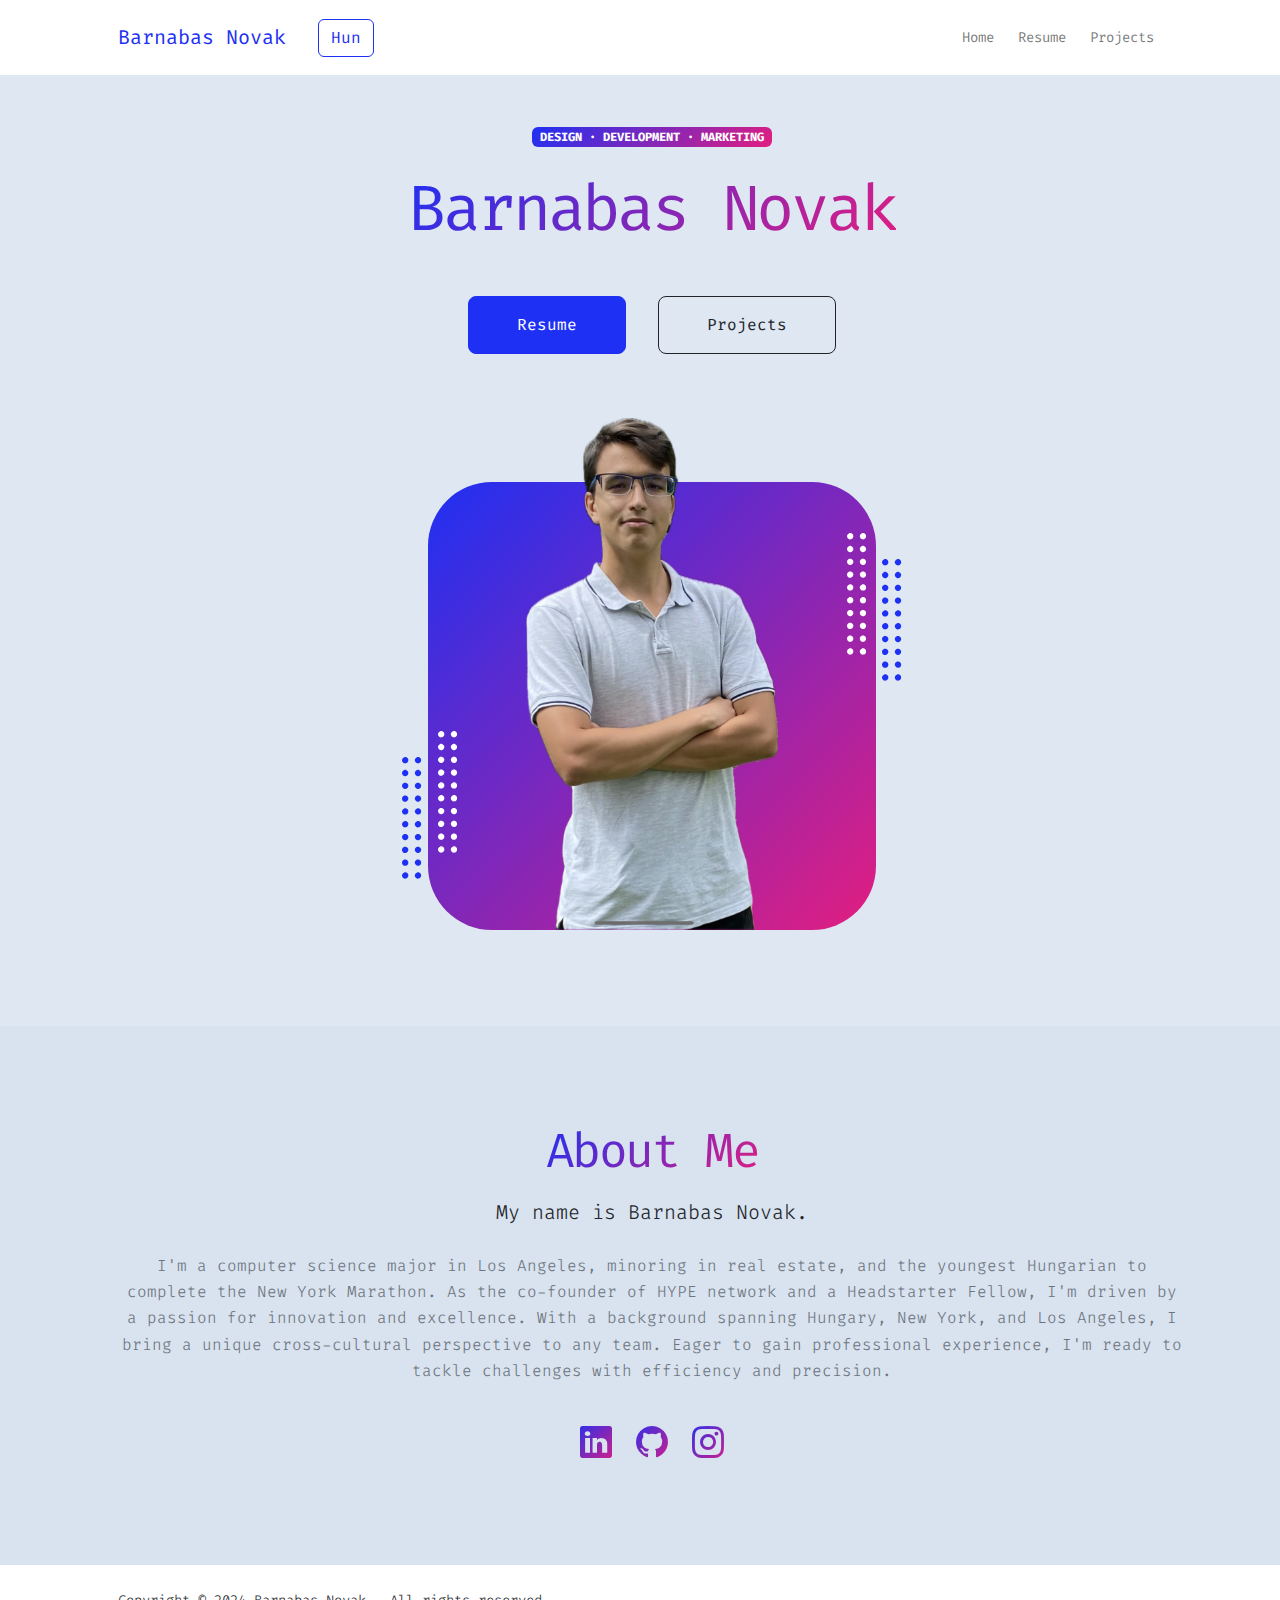
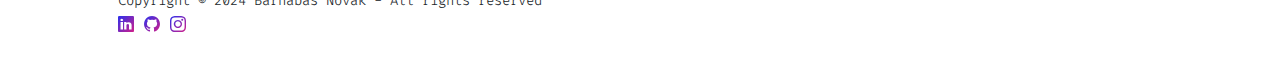
<file: index.html>
<!DOCTYPE html>
<html lang="en">
<head>
    <meta charset="utf-8" />
    <meta name="viewport" content="width=device-width, initial-scale=1, shrink-to-fit=no" />
    <meta name="description" content="Barnabas Novak is a computer science major in Los Angeles, minoring in real estate, 
    and the youngest Hungarian to complete the New York Marathon. He is also the co-founder of HYPE network and a Headstarter Fellow." />
    <meta name="author" content="Barnabas Novak is a computer science major in Los Angeles, minoring in real estate, 
    and the youngest Hungarian to complete the New York Marathon. He is also the co-founder of HYPE network and a Headstarter Fellow." />
    <title>Barnabas Novak</title>
    <!-- Favicon-->
    <link rel="icon" type="assets/BNlogo.jpg" href="assets/BNlogo.jpg" />
    <!-- Custom Google font-->
    <link rel="preconnect" href="https://fonts.googleapis.com" />
    <link rel="preconnect" href="https://fonts.gstatic.com" crossorigin />
    <link rel="stylesheet" href="https://fonts.googleapis.com/css2?family=Fira+Code:wght@400;500;700&display=swap">
    <!-- Bootstrap icons-->
    <link href="https://cdn.jsdelivr.net/npm/bootstrap-icons@1.8.1/font/bootstrap-icons.css" rel="stylesheet" />
    <!-- Core theme CSS (includes Bootstrap)-->
    <link href="css/styles.css" rel="stylesheet" />
    <script async src="https://www.googletagmanager.com/gtag/js?id=G-R13VS95H34"></script>
    <script>
        window.dataLayer = window.dataLayer || [];
        function gtag(){dataLayer.push(arguments);}
        gtag('js', new Date());
        gtag('config', 'G-R13VS95H34');
    </script>
    <style>
    </style>
</head>
<body class="d-flex flex-column h-100" style="background-color: #dfe7f2; font-family: 'Fira Code', monospace;">

    <main class="flex-shrink-0">
        <!-- Navigation-->
        <nav class="navbar navbar-expand-lg navbar-light bg-white py-3">
            <div class="container px-5">
                <a class="navbar-brand" href="index.html"><span class="fw-bolder text-primary">Barnabas Novak</span></a>
                <a class="btn btn-outline-primary ms-3" href="kezdolap.html">Hun</a>
                <button class="navbar-toggler" type="button" data-bs-toggle="collapse" data-bs-target="#navbarSupportedContent" aria-controls="navbarSupportedContent" aria-expanded="false" aria-label="Toggle navigation"><span class="navbar-toggler-icon"></span></button>
                <div class="collapse navbar-collapse" id="navbarSupportedContent">
                    <ul class="navbar-nav ms-auto mb-2 mb-lg-0 small fw-bolder">
                        <li class="nav-item"><a class="nav-link" href="index.html">Home</a></li>
                        <li class="nav-item"><a class="nav-link" href="resume.html">Resume</a></li>
                        <li class="nav-item"><a class="nav-link" href="projects.html">Projects</a></li>
                    </ul>
                </div>
            </div>
        </nav>

            <!-- Header-->
            <header class="py-5">
                <div class="container px-5 pb-5">
                    <div class="row gx-5 align-items-center">
                        <div class="col-xxl-5">
                            <!-- Header text content-->
                            <div class="text-center text-xxl-start">
                                <div class="badge bg-gradient-primary-to-secondary text-white mb-4"><div class="text-uppercase">Design &middot; Development &middot; Marketing</div></div>
                          
                                <h1 class="display-3 fw-bolder mb-5"><span class="text-gradient d-inline">Barnabas Novak</span></h1>
                                <div class="d-grid gap-3 d-sm-flex justify-content-sm-center justify-content-xxl-start mb-3">
                                    <a class="btn btn-primary btn-lg px-5 py-3 me-sm-3 fs-6 fw-bolder" href="resume.html">Resume</a>
                                    <a class="btn btn-outline-dark btn-lg px-5 py-3 fs-6 fw-bolder" href="projects.html">Projects</a>
                                </div>
                            </div>
                        </div>
                        <div class="col-xxl-7">
                            <!-- Header profile picture-->
                            <div class="d-flex justify-content-center mt-5 mt-xxl-0">
                                <div class="profile bg-gradient-primary-to-secondary">

                                    <img class="profile-img" src="assets/prof4.png" alt="Barnabas Novak business man, professional developer, bachelor in computer science and a proud hungarian" />
                                    <div class="dots-1">
                                        <!-- SVG Dots-->
                                        <svg version="1.1" xmlns="http://www.w3.org/2000/svg" xmlns:xlink="http://www.w3.org/1999/xlink" x="0px" y="0px" viewBox="0 0 191.6 1215.4" style="enable-background: new 0 0 191.6 1215.4" xml:space="preserve">
                                            <g transform="translate(0.000000,1280.000000) scale(0.100000,-0.100000)">
                                                <path d="M227.7,12788.6c-105-35-200-141-222-248c-43-206,163-412,369-369c155,32,275,190,260,339c-11,105-90,213-190,262        C383.7,12801.6,289.7,12808.6,227.7,12788.6z"></path>
                                                <path d="M1507.7,12788.6c-151-50-253-216-222-362c25-119,136-230,254-255c194-41,395,142,375,339c-11,105-90,213-190,262        C1663.7,12801.6,1569.7,12808.6,1507.7,12788.6z"></path>
                                                <path d="M227.7,11508.6c-105-35-200-141-222-248c-43-206,163-412,369-369c155,32,275,190,260,339c-11,105-90,213-190,262        C383.7,11521.6,289.7,11528.6,227.7,11508.6z"></path>
                                                <path d="M1507.7,11508.6c-151-50-253-216-222-362c25-119,136-230,254-255c194-41,395,142,375,339c-11,105-90,213-190,262        C1663.7,11521.6,1569.7,11528.6,1507.7,11508.6z"></path>
                                                <path d="M227.7,10228.6c-105-35-200-141-222-248c-43-206,163-412,369-369c155,32,275,190,260,339c-11,105-90,213-190,262        C383.7,10241.6,289.7,10248.6,227.7,10228.6z"></path>
                                                <path d="M1507.7,10228.6c-105-35-200-141-222-248c-43-206,163-412,369-369c155,32,275,190,260,339c-11,105-90,213-190,262        C1663.7,10241.6,1569.7,10248.6,1507.7,10228.6z"></path>
                                                <path d="M227.7,8948.6c-105-35-200-141-222-248c-43-206,163-412,369-369c155,32,275,190,260,339c-11,105-90,213-190,262        C383.7,8961.6,289.7,8968.6,227.7,8948.6z"></path>
                                                <path d="M1507.7,8948.6c-105-35-200-141-222-248c-43-206,163-412,369-369c155,32,275,190,260,339c-11,105-90,213-190,262        C1663.7,8961.6,1569.7,8968.6,1507.7,8948.6z"></path>
                                                <path d="M227.7,7668.6c-105-35-200-141-222-248c-43-206,163-412,369-369c155,32,275,190,260,339c-11,105-90,213-190,262        C383.7,7681.6,289.7,7688.6,227.7,7668.6z"></path>
                                                <path d="M1507.7,7668.6c-105-35-200-141-222-248c-43-206,163-412,369-369c155,32,275,190,260,339c-11,105-90,213-190,262        C1663.7,7681.6,1569.7,7688.6,1507.7,7668.6z"></path>
                                                <path d="M227.7,6388.6c-105-35-200-141-222-248c-43-206,163-412,369-369c155,32,275,190,260,339c-11,105-90,213-190,262        C383.7,6401.6,289.7,6408.6,227.7,6388.6z"></path>
                                                <path d="M1507.7,6388.6c-105-35-200-141-222-248c-43-206,163-412,369-369c155,32,275,190,260,339c-11,105-90,213-190,262        C1663.7,6401.6,1569.7,6408.6,1507.7,6388.6z"></path>
                                                <path d="M227.7,5108.6c-105-35-200-141-222-248c-43-206,163-412,369-369c155,32,275,190,260,339c-11,105-90,213-190,262        C383.7,5121.6,289.7,5128.6,227.7,5108.6z"></path>
                                                <path d="M1507.7,5108.6c-105-35-200-141-222-248c-43-206,163-412,369-369c155,32,275,190,260,339c-11,105-90,213-190,262        C1663.7,5121.6,1569.7,5128.6,1507.7,5108.6z"></path>
                                                <path d="M227.7,3828.6c-105-35-200-141-222-248c-43-206,163-412,369-369c155,32,275,190,260,339c-11,105-90,213-190,262        C383.7,3841.6,289.7,3848.6,227.7,3828.6z"></path>
                                                <path d="M1507.7,3828.6c-105-35-200-141-222-248c-43-206,163-412,369-369c155,32,275,190,260,339c-11,105-90,213-190,262        C1663.7,3841.6,1569.7,3848.6,1507.7,3828.6z"></path>
                                                <path d="M227.7,2548.6c-105-35-200-141-222-248c-43-206,163-412,369-369c155,32,275,190,260,339c-11,105-90,213-190,262        C383.7,2561.6,289.7,2568.6,227.7,2548.6z"></path>
                                                <path d="M1507.7,2548.6c-105-35-200-141-222-248c-43-206,163-412,369-369c155,32,275,190,260,339c-11,105-90,213-190,262        C1663.7,2561.6,1569.7,2568.6,1507.7,2548.6z"></path>
                                                <path d="M227.7,1268.6c-105-35-200-141-222-248c-43-206,163-412,369-369c155,32,275,190,260,339c-11,105-90,213-190,262        C383.7,1281.6,289.7,1288.6,227.7,1268.6z"></path>
                                                <path d="M1507.7,1268.6c-105-35-200-141-222-248c-43-206,163-412,369-369c155,32,275,190,260,339c-11,105-90,213-190,262        C1663.7,1281.6,1569.7,1288.6,1507.7,1268.6z"></path>
                                            </g>
                                        </svg>
                                        <!-- END of SVG dots-->
                                    </div>
                                    <div class="dots-2">
                                        <!-- SVG Dots-->
                                        <svg version="1.1" xmlns="http://www.w3.org/2000/svg" xmlns:xlink="http://www.w3.org/1999/xlink" x="0px" y="0px" viewBox="0 0 191.6 1215.4" style="enable-background: new 0 0 191.6 1215.4" xml:space="preserve">
                                            <g transform="translate(0.000000,1280.000000) scale(0.100000,-0.100000)">
                                                <path d="M227.7,12788.6c-105-35-200-141-222-248c-43-206,163-412,369-369c155,32,275,190,260,339c-11,105-90,213-190,262        C383.7,12801.6,289.7,12808.6,227.7,12788.6z"></path>
                                                <path d="M1507.7,12788.6c-151-50-253-216-222-362c25-119,136-230,254-255c194-41,395,142,375,339c-11,105-90,213-190,262        C1663.7,12801.6,1569.7,12808.6,1507.7,12788.6z"></path>
                                                <path d="M227.7,11508.6c-105-35-200-141-222-248c-43-206,163-412,369-369c155,32,275,190,260,339c-11,105-90,213-190,262        C383.7,11521.6,289.7,11528.6,227.7,11508.6z"></path>
                                                <path d="M1507.7,11508.6c-151-50-253-216-222-362c25-119,136-230,254-255c194-41,395,142,375,339c-11,105-90,213-190,262        C1663.7,11521.6,1569.7,11528.6,1507.7,11508.6z"></path>
                                                <path d="M227.7,10228.6c-105-35-200-141-222-248c-43-206,163-412,369-369c155,32,275,190,260,339c-11,105-90,213-190,262        C383.7,10241.6,289.7,10248.6,227.7,10228.6z"></path>
                                                <path d="M1507.7,10228.6c-105-35-200-141-222-248c-43-206,163-412,369-369c155,32,275,190,260,339c-11,105-90,213-190,262        C1663.7,10241.6,1569.7,10248.6,1507.7,10228.6z"></path>
                                                <path d="M227.7,8948.6c-105-35-200-141-222-248c-43-206,163-412,369-369c155,32,275,190,260,339c-11,105-90,213-190,262        C383.7,8961.6,289.7,8968.6,227.7,8948.6z"></path>
                                                <path d="M1507.7,8948.6c-105-35-200-141-222-248c-43-206,163-412,369-369c155,32,275,190,260,339c-11,105-90,213-190,262        C1663.7,8961.6,1569.7,8968.6,1507.7,8948.6z"></path>
                                                <path d="M227.7,7668.6c-105-35-200-141-222-248c-43-206,163-412,369-369c155,32,275,190,260,339c-11,105-90,213-190,262        C383.7,7681.6,289.7,7688.6,227.7,7668.6z"></path>
                                                <path d="M1507.7,7668.6c-105-35-200-141-222-248c-43-206,163-412,369-369c155,32,275,190,260,339c-11,105-90,213-190,262        C1663.7,7681.6,1569.7,7688.6,1507.7,7668.6z"></path>
                                                <path d="M227.7,6388.6c-105-35-200-141-222-248c-43-206,163-412,369-369c155,32,275,190,260,339c-11,105-90,213-190,262        C383.7,6401.6,289.7,6408.6,227.7,6388.6z"></path>
                                                <path d="M1507.7,6388.6c-105-35-200-141-222-248c-43-206,163-412,369-369c155,32,275,190,260,339c-11,105-90,213-190,262        C1663.7,6401.6,1569.7,6408.6,1507.7,6388.6z"></path>
                                                <path d="M227.7,5108.6c-105-35-200-141-222-248c-43-206,163-412,369-369c155,32,275,190,260,339c-11,105-90,213-190,262        C383.7,5121.6,289.7,5128.6,227.7,5108.6z"></path>
                                                <path d="M1507.7,5108.6c-105-35-200-141-222-248c-43-206,163-412,369-369c155,32,275,190,260,339c-11,105-90,213-190,262        C1663.7,5121.6,1569.7,5128.6,1507.7,5108.6z"></path>
                                                <path d="M227.7,3828.6c-105-35-200-141-222-248c-43-206,163-412,369-369c155,32,275,190,260,339c-11,105-90,213-190,262        C383.7,3841.6,289.7,3848.6,227.7,3828.6z"></path>
                                                <path d="M1507.7,3828.6c-105-35-200-141-222-248c-43-206,163-412,369-369c155,32,275,190,260,339c-11,105-90,213-190,262        C1663.7,3841.6,1569.7,3848.6,1507.7,3828.6z"></path>
                                                <path d="M227.7,2548.6c-105-35-200-141-222-248c-43-206,163-412,369-369c155,32,275,190,260,339c-11,105-90,213-190,262        C383.7,2561.6,289.7,2568.6,227.7,2548.6z"></path>
                                                <path d="M1507.7,2548.6c-105-35-200-141-222-248c-43-206,163-412,369-369c155,32,275,190,260,339c-11,105-90,213-190,262        C1663.7,2561.6,1569.7,2568.6,1507.7,2548.6z"></path>
                                                <path d="M227.7,1268.6c-105-35-200-141-222-248c-43-206,163-412,369-369c155,32,275,190,260,339c-11,105-90,213-190,262        C383.7,1281.6,289.7,1288.6,227.7,1268.6z"></path>
                                                <path d="M1507.7,1268.6c-105-35-200-141-222-248c-43-206,163-412,369-369c155,32,275,190,260,339c-11,105-90,213-190,262        C1663.7,1281.6,1569.7,1288.6,1507.7,1268.6z"></path>
                                            </g>
                                        </svg>
                                        <!-- END of SVG dots-->
                                    </div>
                                    <div class="dots-3">
                                        <!-- SVG Dots-->
                                        <svg version="1.1" xmlns="http://www.w3.org/2000/svg" xmlns:xlink="http://www.w3.org/1999/xlink" x="0px" y="0px" viewBox="0 0 191.6 1215.4" style="enable-background: new 0 0 191.6 1215.4" xml:space="preserve">
                                            <g transform="translate(0.000000,1280.000000) scale(0.100000,-0.100000)">
                                                <path d="M227.7,12788.6c-105-35-200-141-222-248c-43-206,163-412,369-369c155,32,275,190,260,339c-11,105-90,213-190,262        C383.7,12801.6,289.7,12808.6,227.7,12788.6z"></path>
                                                <path d="M1507.7,12788.6c-151-50-253-216-222-362c25-119,136-230,254-255c194-41,395,142,375,339c-11,105-90,213-190,262        C1663.7,12801.6,1569.7,12808.6,1507.7,12788.6z"></path>
                                                <path d="M227.7,11508.6c-105-35-200-141-222-248c-43-206,163-412,369-369c155,32,275,190,260,339c-11,105-90,213-190,262        C383.7,11521.6,289.7,11528.6,227.7,11508.6z"></path>
                                                <path d="M1507.7,11508.6c-151-50-253-216-222-362c25-119,136-230,254-255c194-41,395,142,375,339c-11,105-90,213-190,262        C1663.7,11521.6,1569.7,11528.6,1507.7,11508.6z"></path>
                                                <path d="M227.7,10228.6c-105-35-200-141-222-248c-43-206,163-412,369-369c155,32,275,190,260,339c-11,105-90,213-190,262        C383.7,10241.6,289.7,10248.6,227.7,10228.6z"></path>
                                                <path d="M1507.7,10228.6c-105-35-200-141-222-248c-43-206,163-412,369-369c155,32,275,190,260,339c-11,105-90,213-190,262        C1663.7,10241.6,1569.7,10248.6,1507.7,10228.6z"></path>
                                                <path d="M227.7,8948.6c-105-35-200-141-222-248c-43-206,163-412,369-369c155,32,275,190,260,339c-11,105-90,213-190,262        C383.7,8961.6,289.7,8968.6,227.7,8948.6z"></path>
                                                <path d="M1507.7,8948.6c-105-35-200-141-222-248c-43-206,163-412,369-369c155,32,275,190,260,339c-11,105-90,213-190,262        C1663.7,8961.6,1569.7,8968.6,1507.7,8948.6z"></path>
                                                <path d="M227.7,7668.6c-105-35-200-141-222-248c-43-206,163-412,369-369c155,32,275,190,260,339c-11,105-90,213-190,262        C383.7,7681.6,289.7,7688.6,227.7,7668.6z"></path>
                                                <path d="M1507.7,7668.6c-105-35-200-141-222-248c-43-206,163-412,369-369c155,32,275,190,260,339c-11,105-90,213-190,262        C1663.7,7681.6,1569.7,7688.6,1507.7,7668.6z"></path>
                                                <path d="M227.7,6388.6c-105-35-200-141-222-248c-43-206,163-412,369-369c155,32,275,190,260,339c-11,105-90,213-190,262        C383.7,6401.6,289.7,6408.6,227.7,6388.6z"></path>
                                                <path d="M1507.7,6388.6c-105-35-200-141-222-248c-43-206,163-412,369-369c155,32,275,190,260,339c-11,105-90,213-190,262        C1663.7,6401.6,1569.7,6408.6,1507.7,6388.6z"></path>
                                                <path d="M227.7,5108.6c-105-35-200-141-222-248c-43-206,163-412,369-369c155,32,275,190,260,339c-11,105-90,213-190,262        C383.7,5121.6,289.7,5128.6,227.7,5108.6z"></path>
                                                <path d="M1507.7,5108.6c-105-35-200-141-222-248c-43-206,163-412,369-369c155,32,275,190,260,339c-11,105-90,213-190,262        C1663.7,5121.6,1569.7,5128.6,1507.7,5108.6z"></path>
                                                <path d="M227.7,3828.6c-105-35-200-141-222-248c-43-206,163-412,369-369c155,32,275,190,260,339c-11,105-90,213-190,262        C383.7,3841.6,289.7,3848.6,227.7,3828.6z"></path>
                                                <path d="M1507.7,3828.6c-105-35-200-141-222-248c-43-206,163-412,369-369c155,32,275,190,260,339c-11,105-90,213-190,262        C1663.7,3841.6,1569.7,3848.6,1507.7,3828.6z"></path>
                                                <path d="M227.7,2548.6c-105-35-200-141-222-248c-43-206,163-412,369-369c155,32,275,190,260,339c-11,105-90,213-190,262        C383.7,2561.6,289.7,2568.6,227.7,2548.6z"></path>
                                                <path d="M1507.7,2548.6c-105-35-200-141-222-248c-43-206,163-412,369-369c155,32,275,190,260,339c-11,105-90,213-190,262        C1663.7,2561.6,1569.7,2568.6,1507.7,2548.6z"></path>
                                                <path d="M227.7,1268.6c-105-35-200-141-222-248c-43-206,163-412,369-369c155,32,275,190,260,339c-11,105-90,213-190,262        C383.7,1281.6,289.7,1288.6,227.7,1268.6z"></path>
                                                <path d="M1507.7,1268.6c-105-35-200-141-222-248c-43-206,163-412,369-369c155,32,275,190,260,339c-11,105-90,213-190,262        C1663.7,1281.6,1569.7,1288.6,1507.7,1268.6z"></path>
                                            </g>
                                        </svg>
                                        <!-- END of SVG dots-->
                                    </div>
                                    <div class="dots-4">
                                        <!-- SVG Dots-->
                                        <svg version="1.1" xmlns="http://www.w3.org/2000/svg" xmlns:xlink="http://www.w3.org/1999/xlink" x="0px" y="0px" viewBox="0 0 191.6 1215.4" style="enable-background: new 0 0 191.6 1215.4" xml:space="preserve">
                                            <g transform="translate(0.000000,1280.000000) scale(0.100000,-0.100000)">
                                                <path d="M227.7,12788.6c-105-35-200-141-222-248c-43-206,163-412,369-369c155,32,275,190,260,339c-11,105-90,213-190,262        C383.7,12801.6,289.7,12808.6,227.7,12788.6z"></path>
                                                <path d="M1507.7,12788.6c-151-50-253-216-222-362c25-119,136-230,254-255c194-41,395,142,375,339c-11,105-90,213-190,262        C1663.7,12801.6,1569.7,12808.6,1507.7,12788.6z"></path>
                                                <path d="M227.7,11508.6c-105-35-200-141-222-248c-43-206,163-412,369-369c155,32,275,190,260,339c-11,105-90,213-190,262        C383.7,11521.6,289.7,11528.6,227.7,11508.6z"></path>
                                                <path d="M1507.7,11508.6c-151-50-253-216-222-362c25-119,136-230,254-255c194-41,395,142,375,339c-11,105-90,213-190,262        C1663.7,11521.6,1569.7,11528.6,1507.7,11508.6z"></path>
                                                <path d="M227.7,10228.6c-105-35-200-141-222-248c-43-206,163-412,369-369c155,32,275,190,260,339c-11,105-90,213-190,262        C383.7,10241.6,289.7,10248.6,227.7,10228.6z"></path>
                                                <path d="M1507.7,10228.6c-105-35-200-141-222-248c-43-206,163-412,369-369c155,32,275,190,260,339c-11,105-90,213-190,262        C1663.7,10241.6,1569.7,10248.6,1507.7,10228.6z"></path>
                                                <path d="M227.7,8948.6c-105-35-200-141-222-248c-43-206,163-412,369-369c155,32,275,190,260,339c-11,105-90,213-190,262        C383.7,8961.6,289.7,8968.6,227.7,8948.6z"></path>
                                                <path d="M1507.7,8948.6c-105-35-200-141-222-248c-43-206,163-412,369-369c155,32,275,190,260,339c-11,105-90,213-190,262        C1663.7,8961.6,1569.7,8968.6,1507.7,8948.6z"></path>
                                                <path d="M227.7,7668.6c-105-35-200-141-222-248c-43-206,163-412,369-369c155,32,275,190,260,339c-11,105-90,213-190,262        C383.7,7681.6,289.7,7688.6,227.7,7668.6z"></path>
                                                <path d="M1507.7,7668.6c-105-35-200-141-222-248c-43-206,163-412,369-369c155,32,275,190,260,339c-11,105-90,213-190,262        C1663.7,7681.6,1569.7,7688.6,1507.7,7668.6z"></path>
                                                <path d="M227.7,6388.6c-105-35-200-141-222-248c-43-206,163-412,369-369c155,32,275,190,260,339c-11,105-90,213-190,262        C383.7,6401.6,289.7,6408.6,227.7,6388.6z"></path>
                                                <path d="M1507.7,6388.6c-105-35-200-141-222-248c-43-206,163-412,369-369c155,32,275,190,260,339c-11,105-90,213-190,262        C1663.7,6401.6,1569.7,6408.6,1507.7,6388.6z"></path>
                                                <path d="M227.7,5108.6c-105-35-200-141-222-248c-43-206,163-412,369-369c155,32,275,190,260,339c-11,105-90,213-190,262        C383.7,5121.6,289.7,5128.6,227.7,5108.6z"></path>
                                                <path d="M1507.7,5108.6c-105-35-200-141-222-248c-43-206,163-412,369-369c155,32,275,190,260,339c-11,105-90,213-190,262        C1663.7,5121.6,1569.7,5128.6,1507.7,5108.6z"></path>
                                                <path d="M227.7,3828.6c-105-35-200-141-222-248c-43-206,163-412,369-369c155,32,275,190,260,339c-11,105-90,213-190,262        C383.7,3841.6,289.7,3848.6,227.7,3828.6z"></path>
                                                <path d="M1507.7,3828.6c-105-35-200-141-222-248c-43-206,163-412,369-369c155,32,275,190,260,339c-11,105-90,213-190,262        C1663.7,3841.6,1569.7,3848.6,1507.7,3828.6z"></path>
                                                <path d="M227.7,2548.6c-105-35-200-141-222-248c-43-206,163-412,369-369c155,32,275,190,260,339c-11,105-90,213-190,262        C383.7,2561.6,289.7,2568.6,227.7,2548.6z"></path>
                                                <path d="M1507.7,2548.6c-105-35-200-141-222-248c-43-206,163-412,369-369c155,32,275,190,260,339c-11,105-90,213-190,262        C1663.7,2561.6,1569.7,2568.6,1507.7,2548.6z"></path>
                                                <path d="M227.7,1268.6c-105-35-200-141-222-248c-43-206,163-412,369-369c155,32,275,190,260,339c-11,105-90,213-190,262        C383.7,1281.6,289.7,1288.6,227.7,1268.6z"></path>
                                                <path d="M1507.7,1268.6c-105-35-200-141-222-248c-43-206,163-412,369-369c155,32,275,190,260,339c-11,105-90,213-190,262        C1663.7,1281.6,1569.7,1288.6,1507.7,1268.6z"></path>
                                            </g>
                                        </svg>
                                        <!-- END of SVG dots-->
                                    </div>
                                </div>
                            </div>
                        </div>
                    </div>
                </div>
            </header>
            <!-- About Section-->
            <section class="py-5" style="background-color: #d9e2ef;">
                <div class="container px-5">
                    <div class="row gx-5 justify-content-center">
                        <div class="col-xxl-8">
                            <div class="text-center my-5">
                                <h2 class="display-5 fw-bolder"><span class="text-gradient d-inline">About Me</span></h2>
                                <p class="lead fw-light mb-4">My name is Barnabas Novak.</p>
                                <p class="text-muted">I'm a computer science major in Los Angeles, minoring in real estate, 
                                    and the youngest Hungarian to complete the New York Marathon. As the co-founder of HYPE network and a Headstarter Fellow, 
                                    I'm driven by a passion for innovation and excellence. With a background spanning Hungary, New York, 
                                    and Los Angeles, I bring a unique cross-cultural perspective to any team. Eager to gain professional experience, 
                                    I'm ready to tackle challenges with efficiency and precision.</p>
                                <div class="d-flex justify-content-center fs-2 gap-4">

                                    <a class="text-gradient" href="https://www.linkedin.com/in/barnabas-novak/"alt="Novák Barnabás, Barnabas Novak"><i class="bi bi-linkedin"></i></a>
                                    <a class="text-gradient" href="https://github.com/BarnabasNovak1" alt="Novák Barnabás, Barnabas Novak"><i class="bi bi-github"></i></a>
                                    <a class="text-gradient" href="https://www.instagram.com/b.novak11/" alt="Novák Barnabás, Barnabas Novak"><i class="bi bi-instagram"></i></a>
                                </div>
                            </div>
                        </div>
                    </div>
                </div>
            </section>
        </main>

        
  <!-- Footer-->
  <footer class="bg-white py-4 mt-auto">
    <div class="container px-5">
        <div class="row align-items-center justify-content-between flex-column flex-sm-row">
            <div class="row align-items-center justify-content-between flex-column flex-sm-row">
                <div class="col-auto"><div class="small m-0">Copyright &copy; 2024 Barnabas Novak - All rights reserved</div></div>
            </div>
        </div>
        <a class="text-gradient" href="https://www.linkedin.com/in/barnabas-novak/"alt="Novák Barnabás, Barnabas Novak"><i class="bi bi-linkedin"></i></a>
                            <a class="text-gradient" href="https://github.com/BarnabasNovak1" alt="Novák Barnabás, Barnabas Novak"><i class="bi bi-github"></i></a>
                            <a class="text-gradient" href="https://www.instagram.com/b.novak11/" alt="Novák Barnabás, Barnabas Novak"><i class="bi bi-instagram"></i></a>
    </div>
    
</footer>
<!-- Bootstrap core JS-->
<script src="https://cdn.jsdelivr.net/npm/bootstrap@5.2.3/dist/js/bootstrap.bundle.min.js"></script>
<!-- Core theme JS-->
<script src="js/scripts.js"></script>
</body>
</html>
</file>
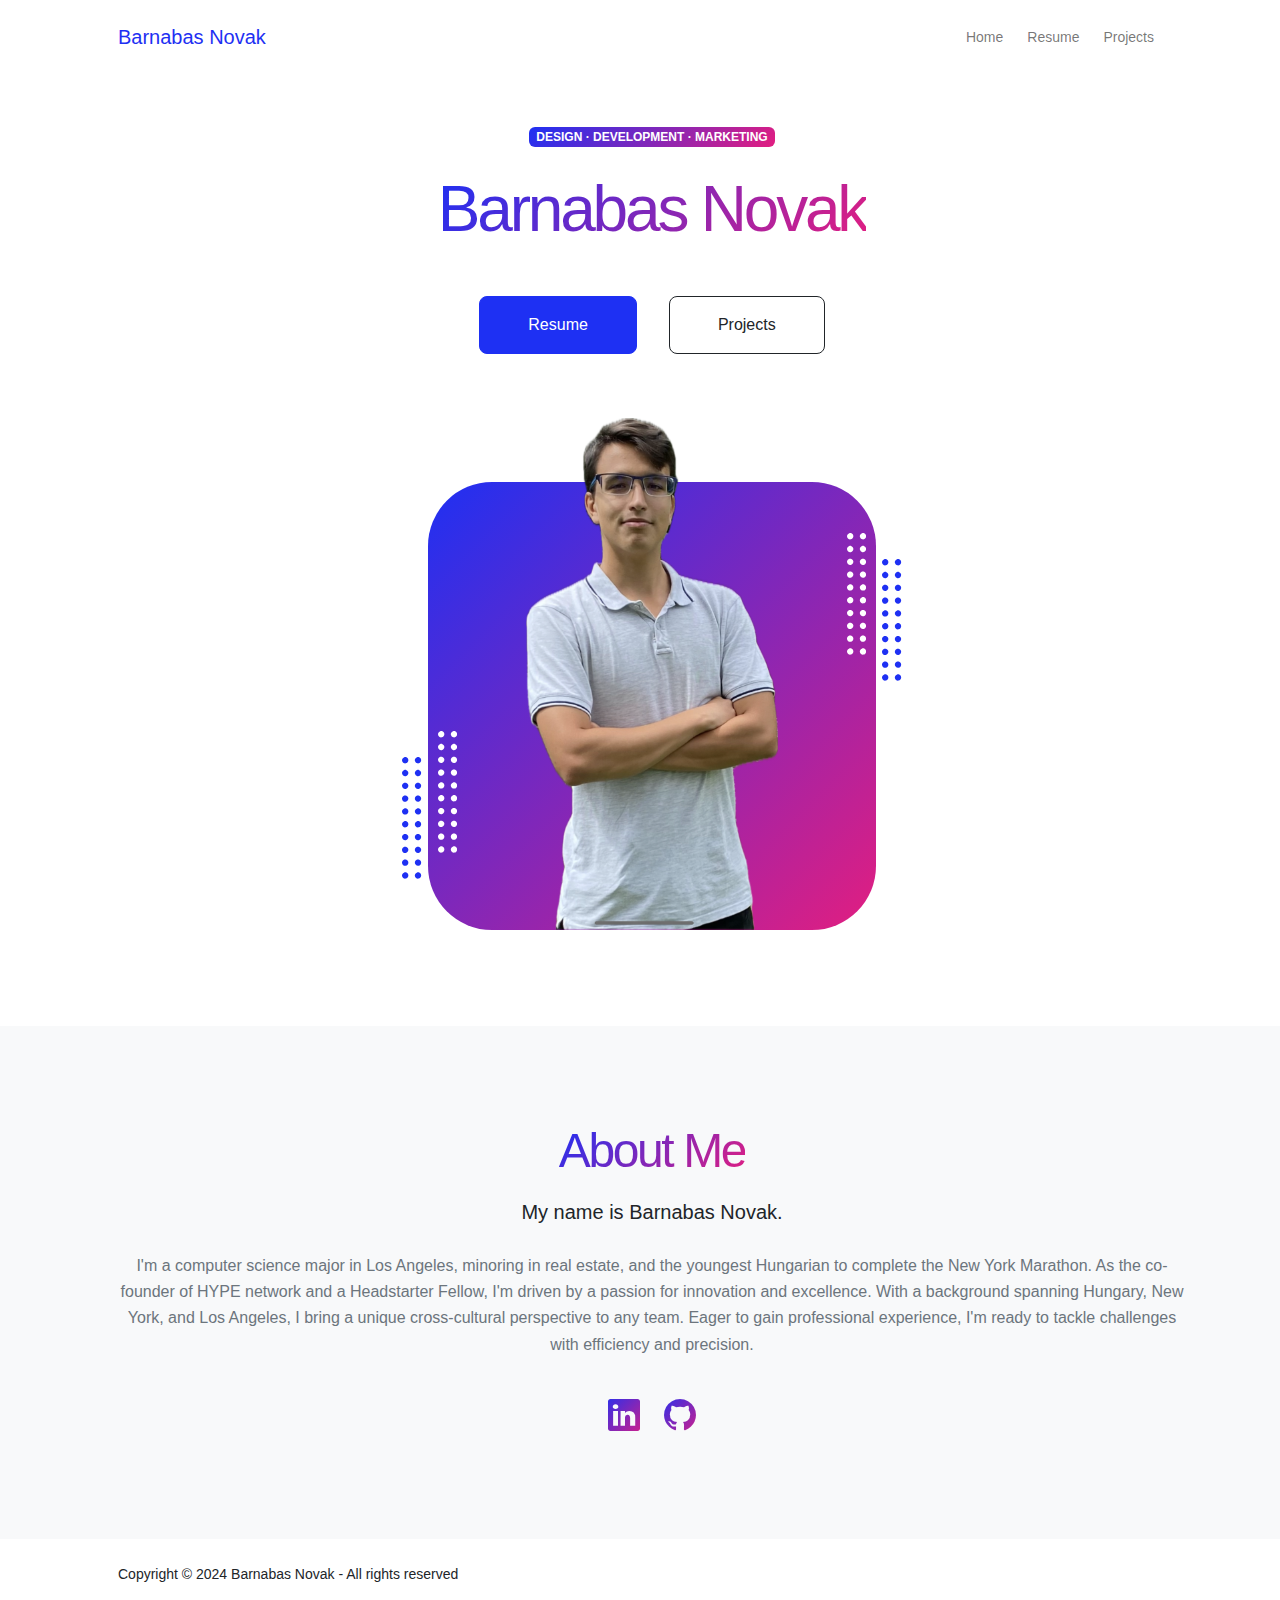
<file: startbootstrap-personal-gh-pages/index.html>
<!DOCTYPE html>
<html lang="en">
    <head>
        <meta charset="utf-8" />
        <meta name="viewport" content="width=device-width, initial-scale=1, shrink-to-fit=no" />
        <meta name="description" content="" />
        <meta name="author" content="" />
        <title>Barnabas Novak</title>
        <!-- Favicon-->
        <link rel="icon" type="image/x-icon" href="assets/favicon.ico" />
        <!-- Custom Google font-->
        <link rel="preconnect" href="https://fonts.googleapis.com" />
        <link rel="preconnect" href="https://fonts.gstatic.com" crossorigin />
        <link href="https://fonts.googleapis.com/css2?family=Plus+Jakarta+Sans:wght@100;200;300;400;500;600;700;800;900&amp;display=swap" rel="stylesheet" />
        <!-- Bootstrap icons-->
        <link href="https://cdn.jsdelivr.net/npm/bootstrap-icons@1.8.1/font/bootstrap-icons.css" rel="stylesheet" />
        <!-- Core theme CSS (includes Bootstrap)-->
        <link href="css/styles.css" rel="stylesheet" />
    </head>
    <body class="d-flex flex-column h-100">
        <main class="flex-shrink-0">
            <!-- Navigation-->
            <nav class="navbar navbar-expand-lg navbar-light bg-white py-3">
                <div class="container px-5">
                    <a class="navbar-brand" href="index.html"><span class="fw-bolder text-primary">Barnabas Novak</span></a>
                    <button class="navbar-toggler" type="button" data-bs-toggle="collapse" data-bs-target="#navbarSupportedContent" aria-controls="navbarSupportedContent" aria-expanded="false" aria-label="Toggle navigation"><span class="navbar-toggler-icon"></span></button>
                    <div class="collapse navbar-collapse" id="navbarSupportedContent">
                        <ul class="navbar-nav ms-auto mb-2 mb-lg-0 small fw-bolder">
                            <li class="nav-item"><a class="nav-link" href="index.html">Home</a></li>
                            <li class="nav-item"><a class="nav-link" href="resume.html">Resume</a></li>
                            <li class="nav-item"><a class="nav-link" href="projects.html">Projects</a></li>
                            <!-- <li class="nav-item"><a class="nav-link" href="contact.html">Contact</a></li> -->
                        </ul>
                    </div>
                </div>
            </nav>
            <!-- Header-->
            <header class="py-5">
                <div class="container px-5 pb-5">
                    <div class="row gx-5 align-items-center">
                        <div class="col-xxl-5">
                            <!-- Header text content-->
                            <div class="text-center text-xxl-start">
                                <div class="badge bg-gradient-primary-to-secondary text-white mb-4"><div class="text-uppercase">Design &middot; Development &middot; Marketing</div></div>
                          
                                <h1 class="display-3 fw-bolder mb-5"><span class="text-gradient d-inline">Barnabas Novak</span></h1>
                                <div class="d-grid gap-3 d-sm-flex justify-content-sm-center justify-content-xxl-start mb-3">
                                    <a class="btn btn-primary btn-lg px-5 py-3 me-sm-3 fs-6 fw-bolder" href="resume.html">Resume</a>
                                    <a class="btn btn-outline-dark btn-lg px-5 py-3 fs-6 fw-bolder" href="projects.html">Projects</a>
                                </div>
                            </div>
                        </div>
                        <div class="col-xxl-7">
                            <!-- Header profile picture-->
                            <div class="d-flex justify-content-center mt-5 mt-xxl-0">
                                <div class="profile bg-gradient-primary-to-secondary">

                                    <img class="profile-img" src="assets/prof4.png" alt="..." />
                                    <div class="dots-1">
                                        <!-- SVG Dots-->
                                        <svg version="1.1" xmlns="http://www.w3.org/2000/svg" xmlns:xlink="http://www.w3.org/1999/xlink" x="0px" y="0px" viewBox="0 0 191.6 1215.4" style="enable-background: new 0 0 191.6 1215.4" xml:space="preserve">
                                            <g transform="translate(0.000000,1280.000000) scale(0.100000,-0.100000)">
                                                <path d="M227.7,12788.6c-105-35-200-141-222-248c-43-206,163-412,369-369c155,32,275,190,260,339c-11,105-90,213-190,262        C383.7,12801.6,289.7,12808.6,227.7,12788.6z"></path>
                                                <path d="M1507.7,12788.6c-151-50-253-216-222-362c25-119,136-230,254-255c194-41,395,142,375,339c-11,105-90,213-190,262        C1663.7,12801.6,1569.7,12808.6,1507.7,12788.6z"></path>
                                                <path d="M227.7,11508.6c-105-35-200-141-222-248c-43-206,163-412,369-369c155,32,275,190,260,339c-11,105-90,213-190,262        C383.7,11521.6,289.7,11528.6,227.7,11508.6z"></path>
                                                <path d="M1507.7,11508.6c-151-50-253-216-222-362c25-119,136-230,254-255c194-41,395,142,375,339c-11,105-90,213-190,262        C1663.7,11521.6,1569.7,11528.6,1507.7,11508.6z"></path>
                                                <path d="M227.7,10228.6c-105-35-200-141-222-248c-43-206,163-412,369-369c155,32,275,190,260,339c-11,105-90,213-190,262        C383.7,10241.6,289.7,10248.6,227.7,10228.6z"></path>
                                                <path d="M1507.7,10228.6c-105-35-200-141-222-248c-43-206,163-412,369-369c155,32,275,190,260,339c-11,105-90,213-190,262        C1663.7,10241.6,1569.7,10248.6,1507.7,10228.6z"></path>
                                                <path d="M227.7,8948.6c-105-35-200-141-222-248c-43-206,163-412,369-369c155,32,275,190,260,339c-11,105-90,213-190,262        C383.7,8961.6,289.7,8968.6,227.7,8948.6z"></path>
                                                <path d="M1507.7,8948.6c-105-35-200-141-222-248c-43-206,163-412,369-369c155,32,275,190,260,339c-11,105-90,213-190,262        C1663.7,8961.6,1569.7,8968.6,1507.7,8948.6z"></path>
                                                <path d="M227.7,7668.6c-105-35-200-141-222-248c-43-206,163-412,369-369c155,32,275,190,260,339c-11,105-90,213-190,262        C383.7,7681.6,289.7,7688.6,227.7,7668.6z"></path>
                                                <path d="M1507.7,7668.6c-105-35-200-141-222-248c-43-206,163-412,369-369c155,32,275,190,260,339c-11,105-90,213-190,262        C1663.7,7681.6,1569.7,7688.6,1507.7,7668.6z"></path>
                                                <path d="M227.7,6388.6c-105-35-200-141-222-248c-43-206,163-412,369-369c155,32,275,190,260,339c-11,105-90,213-190,262        C383.7,6401.6,289.7,6408.6,227.7,6388.6z"></path>
                                                <path d="M1507.7,6388.6c-105-35-200-141-222-248c-43-206,163-412,369-369c155,32,275,190,260,339c-11,105-90,213-190,262        C1663.7,6401.6,1569.7,6408.6,1507.7,6388.6z"></path>
                                                <path d="M227.7,5108.6c-105-35-200-141-222-248c-43-206,163-412,369-369c155,32,275,190,260,339c-11,105-90,213-190,262        C383.7,5121.6,289.7,5128.6,227.7,5108.6z"></path>
                                                <path d="M1507.7,5108.6c-105-35-200-141-222-248c-43-206,163-412,369-369c155,32,275,190,260,339c-11,105-90,213-190,262        C1663.7,5121.6,1569.7,5128.6,1507.7,5108.6z"></path>
                                                <path d="M227.7,3828.6c-105-35-200-141-222-248c-43-206,163-412,369-369c155,32,275,190,260,339c-11,105-90,213-190,262        C383.7,3841.6,289.7,3848.6,227.7,3828.6z"></path>
                                                <path d="M1507.7,3828.6c-105-35-200-141-222-248c-43-206,163-412,369-369c155,32,275,190,260,339c-11,105-90,213-190,262        C1663.7,3841.6,1569.7,3848.6,1507.7,3828.6z"></path>
                                                <path d="M227.7,2548.6c-105-35-200-141-222-248c-43-206,163-412,369-369c155,32,275,190,260,339c-11,105-90,213-190,262        C383.7,2561.6,289.7,2568.6,227.7,2548.6z"></path>
                                                <path d="M1507.7,2548.6c-105-35-200-141-222-248c-43-206,163-412,369-369c155,32,275,190,260,339c-11,105-90,213-190,262        C1663.7,2561.6,1569.7,2568.6,1507.7,2548.6z"></path>
                                                <path d="M227.7,1268.6c-105-35-200-141-222-248c-43-206,163-412,369-369c155,32,275,190,260,339c-11,105-90,213-190,262        C383.7,1281.6,289.7,1288.6,227.7,1268.6z"></path>
                                                <path d="M1507.7,1268.6c-105-35-200-141-222-248c-43-206,163-412,369-369c155,32,275,190,260,339c-11,105-90,213-190,262        C1663.7,1281.6,1569.7,1288.6,1507.7,1268.6z"></path>
                                            </g>
                                        </svg>
                                        <!-- END of SVG dots-->
                                    </div>
                                    <div class="dots-2">
                                        <!-- SVG Dots-->
                                        <svg version="1.1" xmlns="http://www.w3.org/2000/svg" xmlns:xlink="http://www.w3.org/1999/xlink" x="0px" y="0px" viewBox="0 0 191.6 1215.4" style="enable-background: new 0 0 191.6 1215.4" xml:space="preserve">
                                            <g transform="translate(0.000000,1280.000000) scale(0.100000,-0.100000)">
                                                <path d="M227.7,12788.6c-105-35-200-141-222-248c-43-206,163-412,369-369c155,32,275,190,260,339c-11,105-90,213-190,262        C383.7,12801.6,289.7,12808.6,227.7,12788.6z"></path>
                                                <path d="M1507.7,12788.6c-151-50-253-216-222-362c25-119,136-230,254-255c194-41,395,142,375,339c-11,105-90,213-190,262        C1663.7,12801.6,1569.7,12808.6,1507.7,12788.6z"></path>
                                                <path d="M227.7,11508.6c-105-35-200-141-222-248c-43-206,163-412,369-369c155,32,275,190,260,339c-11,105-90,213-190,262        C383.7,11521.6,289.7,11528.6,227.7,11508.6z"></path>
                                                <path d="M1507.7,11508.6c-151-50-253-216-222-362c25-119,136-230,254-255c194-41,395,142,375,339c-11,105-90,213-190,262        C1663.7,11521.6,1569.7,11528.6,1507.7,11508.6z"></path>
                                                <path d="M227.7,10228.6c-105-35-200-141-222-248c-43-206,163-412,369-369c155,32,275,190,260,339c-11,105-90,213-190,262        C383.7,10241.6,289.7,10248.6,227.7,10228.6z"></path>
                                                <path d="M1507.7,10228.6c-105-35-200-141-222-248c-43-206,163-412,369-369c155,32,275,190,260,339c-11,105-90,213-190,262        C1663.7,10241.6,1569.7,10248.6,1507.7,10228.6z"></path>
                                                <path d="M227.7,8948.6c-105-35-200-141-222-248c-43-206,163-412,369-369c155,32,275,190,260,339c-11,105-90,213-190,262        C383.7,8961.6,289.7,8968.6,227.7,8948.6z"></path>
                                                <path d="M1507.7,8948.6c-105-35-200-141-222-248c-43-206,163-412,369-369c155,32,275,190,260,339c-11,105-90,213-190,262        C1663.7,8961.6,1569.7,8968.6,1507.7,8948.6z"></path>
                                                <path d="M227.7,7668.6c-105-35-200-141-222-248c-43-206,163-412,369-369c155,32,275,190,260,339c-11,105-90,213-190,262        C383.7,7681.6,289.7,7688.6,227.7,7668.6z"></path>
                                                <path d="M1507.7,7668.6c-105-35-200-141-222-248c-43-206,163-412,369-369c155,32,275,190,260,339c-11,105-90,213-190,262        C1663.7,7681.6,1569.7,7688.6,1507.7,7668.6z"></path>
                                                <path d="M227.7,6388.6c-105-35-200-141-222-248c-43-206,163-412,369-369c155,32,275,190,260,339c-11,105-90,213-190,262        C383.7,6401.6,289.7,6408.6,227.7,6388.6z"></path>
                                                <path d="M1507.7,6388.6c-105-35-200-141-222-248c-43-206,163-412,369-369c155,32,275,190,260,339c-11,105-90,213-190,262        C1663.7,6401.6,1569.7,6408.6,1507.7,6388.6z"></path>
                                                <path d="M227.7,5108.6c-105-35-200-141-222-248c-43-206,163-412,369-369c155,32,275,190,260,339c-11,105-90,213-190,262        C383.7,5121.6,289.7,5128.6,227.7,5108.6z"></path>
                                                <path d="M1507.7,5108.6c-105-35-200-141-222-248c-43-206,163-412,369-369c155,32,275,190,260,339c-11,105-90,213-190,262        C1663.7,5121.6,1569.7,5128.6,1507.7,5108.6z"></path>
                                                <path d="M227.7,3828.6c-105-35-200-141-222-248c-43-206,163-412,369-369c155,32,275,190,260,339c-11,105-90,213-190,262        C383.7,3841.6,289.7,3848.6,227.7,3828.6z"></path>
                                                <path d="M1507.7,3828.6c-105-35-200-141-222-248c-43-206,163-412,369-369c155,32,275,190,260,339c-11,105-90,213-190,262        C1663.7,3841.6,1569.7,3848.6,1507.7,3828.6z"></path>
                                                <path d="M227.7,2548.6c-105-35-200-141-222-248c-43-206,163-412,369-369c155,32,275,190,260,339c-11,105-90,213-190,262        C383.7,2561.6,289.7,2568.6,227.7,2548.6z"></path>
                                                <path d="M1507.7,2548.6c-105-35-200-141-222-248c-43-206,163-412,369-369c155,32,275,190,260,339c-11,105-90,213-190,262        C1663.7,2561.6,1569.7,2568.6,1507.7,2548.6z"></path>
                                                <path d="M227.7,1268.6c-105-35-200-141-222-248c-43-206,163-412,369-369c155,32,275,190,260,339c-11,105-90,213-190,262        C383.7,1281.6,289.7,1288.6,227.7,1268.6z"></path>
                                                <path d="M1507.7,1268.6c-105-35-200-141-222-248c-43-206,163-412,369-369c155,32,275,190,260,339c-11,105-90,213-190,262        C1663.7,1281.6,1569.7,1288.6,1507.7,1268.6z"></path>
                                            </g>
                                        </svg>
                                        <!-- END of SVG dots-->
                                    </div>
                                    <div class="dots-3">
                                        <!-- SVG Dots-->
                                        <svg version="1.1" xmlns="http://www.w3.org/2000/svg" xmlns:xlink="http://www.w3.org/1999/xlink" x="0px" y="0px" viewBox="0 0 191.6 1215.4" style="enable-background: new 0 0 191.6 1215.4" xml:space="preserve">
                                            <g transform="translate(0.000000,1280.000000) scale(0.100000,-0.100000)">
                                                <path d="M227.7,12788.6c-105-35-200-141-222-248c-43-206,163-412,369-369c155,32,275,190,260,339c-11,105-90,213-190,262        C383.7,12801.6,289.7,12808.6,227.7,12788.6z"></path>
                                                <path d="M1507.7,12788.6c-151-50-253-216-222-362c25-119,136-230,254-255c194-41,395,142,375,339c-11,105-90,213-190,262        C1663.7,12801.6,1569.7,12808.6,1507.7,12788.6z"></path>
                                                <path d="M227.7,11508.6c-105-35-200-141-222-248c-43-206,163-412,369-369c155,32,275,190,260,339c-11,105-90,213-190,262        C383.7,11521.6,289.7,11528.6,227.7,11508.6z"></path>
                                                <path d="M1507.7,11508.6c-151-50-253-216-222-362c25-119,136-230,254-255c194-41,395,142,375,339c-11,105-90,213-190,262        C1663.7,11521.6,1569.7,11528.6,1507.7,11508.6z"></path>
                                                <path d="M227.7,10228.6c-105-35-200-141-222-248c-43-206,163-412,369-369c155,32,275,190,260,339c-11,105-90,213-190,262        C383.7,10241.6,289.7,10248.6,227.7,10228.6z"></path>
                                                <path d="M1507.7,10228.6c-105-35-200-141-222-248c-43-206,163-412,369-369c155,32,275,190,260,339c-11,105-90,213-190,262        C1663.7,10241.6,1569.7,10248.6,1507.7,10228.6z"></path>
                                                <path d="M227.7,8948.6c-105-35-200-141-222-248c-43-206,163-412,369-369c155,32,275,190,260,339c-11,105-90,213-190,262        C383.7,8961.6,289.7,8968.6,227.7,8948.6z"></path>
                                                <path d="M1507.7,8948.6c-105-35-200-141-222-248c-43-206,163-412,369-369c155,32,275,190,260,339c-11,105-90,213-190,262        C1663.7,8961.6,1569.7,8968.6,1507.7,8948.6z"></path>
                                                <path d="M227.7,7668.6c-105-35-200-141-222-248c-43-206,163-412,369-369c155,32,275,190,260,339c-11,105-90,213-190,262        C383.7,7681.6,289.7,7688.6,227.7,7668.6z"></path>
                                                <path d="M1507.7,7668.6c-105-35-200-141-222-248c-43-206,163-412,369-369c155,32,275,190,260,339c-11,105-90,213-190,262        C1663.7,7681.6,1569.7,7688.6,1507.7,7668.6z"></path>
                                                <path d="M227.7,6388.6c-105-35-200-141-222-248c-43-206,163-412,369-369c155,32,275,190,260,339c-11,105-90,213-190,262        C383.7,6401.6,289.7,6408.6,227.7,6388.6z"></path>
                                                <path d="M1507.7,6388.6c-105-35-200-141-222-248c-43-206,163-412,369-369c155,32,275,190,260,339c-11,105-90,213-190,262        C1663.7,6401.6,1569.7,6408.6,1507.7,6388.6z"></path>
                                                <path d="M227.7,5108.6c-105-35-200-141-222-248c-43-206,163-412,369-369c155,32,275,190,260,339c-11,105-90,213-190,262        C383.7,5121.6,289.7,5128.6,227.7,5108.6z"></path>
                                                <path d="M1507.7,5108.6c-105-35-200-141-222-248c-43-206,163-412,369-369c155,32,275,190,260,339c-11,105-90,213-190,262        C1663.7,5121.6,1569.7,5128.6,1507.7,5108.6z"></path>
                                                <path d="M227.7,3828.6c-105-35-200-141-222-248c-43-206,163-412,369-369c155,32,275,190,260,339c-11,105-90,213-190,262        C383.7,3841.6,289.7,3848.6,227.7,3828.6z"></path>
                                                <path d="M1507.7,3828.6c-105-35-200-141-222-248c-43-206,163-412,369-369c155,32,275,190,260,339c-11,105-90,213-190,262        C1663.7,3841.6,1569.7,3848.6,1507.7,3828.6z"></path>
                                                <path d="M227.7,2548.6c-105-35-200-141-222-248c-43-206,163-412,369-369c155,32,275,190,260,339c-11,105-90,213-190,262        C383.7,2561.6,289.7,2568.6,227.7,2548.6z"></path>
                                                <path d="M1507.7,2548.6c-105-35-200-141-222-248c-43-206,163-412,369-369c155,32,275,190,260,339c-11,105-90,213-190,262        C1663.7,2561.6,1569.7,2568.6,1507.7,2548.6z"></path>
                                                <path d="M227.7,1268.6c-105-35-200-141-222-248c-43-206,163-412,369-369c155,32,275,190,260,339c-11,105-90,213-190,262        C383.7,1281.6,289.7,1288.6,227.7,1268.6z"></path>
                                                <path d="M1507.7,1268.6c-105-35-200-141-222-248c-43-206,163-412,369-369c155,32,275,190,260,339c-11,105-90,213-190,262        C1663.7,1281.6,1569.7,1288.6,1507.7,1268.6z"></path>
                                            </g>
                                        </svg>
                                        <!-- END of SVG dots-->
                                    </div>
                                    <div class="dots-4">
                                        <!-- SVG Dots-->
                                        <svg version="1.1" xmlns="http://www.w3.org/2000/svg" xmlns:xlink="http://www.w3.org/1999/xlink" x="0px" y="0px" viewBox="0 0 191.6 1215.4" style="enable-background: new 0 0 191.6 1215.4" xml:space="preserve">
                                            <g transform="translate(0.000000,1280.000000) scale(0.100000,-0.100000)">
                                                <path d="M227.7,12788.6c-105-35-200-141-222-248c-43-206,163-412,369-369c155,32,275,190,260,339c-11,105-90,213-190,262        C383.7,12801.6,289.7,12808.6,227.7,12788.6z"></path>
                                                <path d="M1507.7,12788.6c-151-50-253-216-222-362c25-119,136-230,254-255c194-41,395,142,375,339c-11,105-90,213-190,262        C1663.7,12801.6,1569.7,12808.6,1507.7,12788.6z"></path>
                                                <path d="M227.7,11508.6c-105-35-200-141-222-248c-43-206,163-412,369-369c155,32,275,190,260,339c-11,105-90,213-190,262        C383.7,11521.6,289.7,11528.6,227.7,11508.6z"></path>
                                                <path d="M1507.7,11508.6c-151-50-253-216-222-362c25-119,136-230,254-255c194-41,395,142,375,339c-11,105-90,213-190,262        C1663.7,11521.6,1569.7,11528.6,1507.7,11508.6z"></path>
                                                <path d="M227.7,10228.6c-105-35-200-141-222-248c-43-206,163-412,369-369c155,32,275,190,260,339c-11,105-90,213-190,262        C383.7,10241.6,289.7,10248.6,227.7,10228.6z"></path>
                                                <path d="M1507.7,10228.6c-105-35-200-141-222-248c-43-206,163-412,369-369c155,32,275,190,260,339c-11,105-90,213-190,262        C1663.7,10241.6,1569.7,10248.6,1507.7,10228.6z"></path>
                                                <path d="M227.7,8948.6c-105-35-200-141-222-248c-43-206,163-412,369-369c155,32,275,190,260,339c-11,105-90,213-190,262        C383.7,8961.6,289.7,8968.6,227.7,8948.6z"></path>
                                                <path d="M1507.7,8948.6c-105-35-200-141-222-248c-43-206,163-412,369-369c155,32,275,190,260,339c-11,105-90,213-190,262        C1663.7,8961.6,1569.7,8968.6,1507.7,8948.6z"></path>
                                                <path d="M227.7,7668.6c-105-35-200-141-222-248c-43-206,163-412,369-369c155,32,275,190,260,339c-11,105-90,213-190,262        C383.7,7681.6,289.7,7688.6,227.7,7668.6z"></path>
                                                <path d="M1507.7,7668.6c-105-35-200-141-222-248c-43-206,163-412,369-369c155,32,275,190,260,339c-11,105-90,213-190,262        C1663.7,7681.6,1569.7,7688.6,1507.7,7668.6z"></path>
                                                <path d="M227.7,6388.6c-105-35-200-141-222-248c-43-206,163-412,369-369c155,32,275,190,260,339c-11,105-90,213-190,262        C383.7,6401.6,289.7,6408.6,227.7,6388.6z"></path>
                                                <path d="M1507.7,6388.6c-105-35-200-141-222-248c-43-206,163-412,369-369c155,32,275,190,260,339c-11,105-90,213-190,262        C1663.7,6401.6,1569.7,6408.6,1507.7,6388.6z"></path>
                                                <path d="M227.7,5108.6c-105-35-200-141-222-248c-43-206,163-412,369-369c155,32,275,190,260,339c-11,105-90,213-190,262        C383.7,5121.6,289.7,5128.6,227.7,5108.6z"></path>
                                                <path d="M1507.7,5108.6c-105-35-200-141-222-248c-43-206,163-412,369-369c155,32,275,190,260,339c-11,105-90,213-190,262        C1663.7,5121.6,1569.7,5128.6,1507.7,5108.6z"></path>
                                                <path d="M227.7,3828.6c-105-35-200-141-222-248c-43-206,163-412,369-369c155,32,275,190,260,339c-11,105-90,213-190,262        C383.7,3841.6,289.7,3848.6,227.7,3828.6z"></path>
                                                <path d="M1507.7,3828.6c-105-35-200-141-222-248c-43-206,163-412,369-369c155,32,275,190,260,339c-11,105-90,213-190,262        C1663.7,3841.6,1569.7,3848.6,1507.7,3828.6z"></path>
                                                <path d="M227.7,2548.6c-105-35-200-141-222-248c-43-206,163-412,369-369c155,32,275,190,260,339c-11,105-90,213-190,262        C383.7,2561.6,289.7,2568.6,227.7,2548.6z"></path>
                                                <path d="M1507.7,2548.6c-105-35-200-141-222-248c-43-206,163-412,369-369c155,32,275,190,260,339c-11,105-90,213-190,262        C1663.7,2561.6,1569.7,2568.6,1507.7,2548.6z"></path>
                                                <path d="M227.7,1268.6c-105-35-200-141-222-248c-43-206,163-412,369-369c155,32,275,190,260,339c-11,105-90,213-190,262        C383.7,1281.6,289.7,1288.6,227.7,1268.6z"></path>
                                                <path d="M1507.7,1268.6c-105-35-200-141-222-248c-43-206,163-412,369-369c155,32,275,190,260,339c-11,105-90,213-190,262        C1663.7,1281.6,1569.7,1288.6,1507.7,1268.6z"></path>
                                            </g>
                                        </svg>
                                        <!-- END of SVG dots-->
                                    </div>
                                </div>
                            </div>
                        </div>
                    </div>
                </div>
            </header>
            <!-- About Section-->
            <section class="bg-light py-5">
                <div class="container px-5">
                    <div class="row gx-5 justify-content-center">
                        <div class="col-xxl-8">
                            <div class="text-center my-5">
                                <h2 class="display-5 fw-bolder"><span class="text-gradient d-inline">About Me</span></h2>
                                <p class="lead fw-light mb-4">My name is Barnabas Novak.</p>
                                <p class="text-muted">I'm a computer science major in Los Angeles, minoring in real estate, 
                                    and the youngest Hungarian to complete the New York Marathon. As the co-founder of HYPE network and a Headstarter Fellow, 
                                    I'm driven by a passion for innovation and excellence. With a background spanning Hungary, New York, 
                                    and Los Angeles, I bring a unique cross-cultural perspective to any team. Eager to gain professional experience, 
                                    I'm ready to tackle challenges with efficiency and precision.</p>
                                <div class="d-flex justify-content-center fs-2 gap-4">

                                    <a class="text-gradient" href="https://www.linkedin.com/in/barnabas-novak/"><i class="bi bi-linkedin"></i></a>
                                    <a class="text-gradient" href="https://www.github.com/barnabasnovak11"><i class="bi bi-github"></i></a>
                                </div>
                            </div>
                        </div>
                    </div>
                </div>
            </section>
        </main>

        
                <!-- Footer-->
                <footer class="bg-white py-4 mt-auto">
                    <div class="container px-5">
                        <div class="row align-items-center justify-content-between flex-column flex-sm-row">
                            <div class="row align-items-center justify-content-between flex-column flex-sm-row">
                                <div class="col-auto"><div class="small m-0">Copyright &copy; 2024 Barnabas Novak - All rights reserved</div></div>
                            </div>
                        </div>
                    </div>
                </footer>
                <!-- Bootstrap core JS-->
                <script src="https://cdn.jsdelivr.net/npm/bootstrap@5.2.3/dist/js/bootstrap.bundle.min.js"></script>
                <!-- Core theme JS-->
                <script src="js/scripts.js"></script>
            </body>
        </html>
</file>
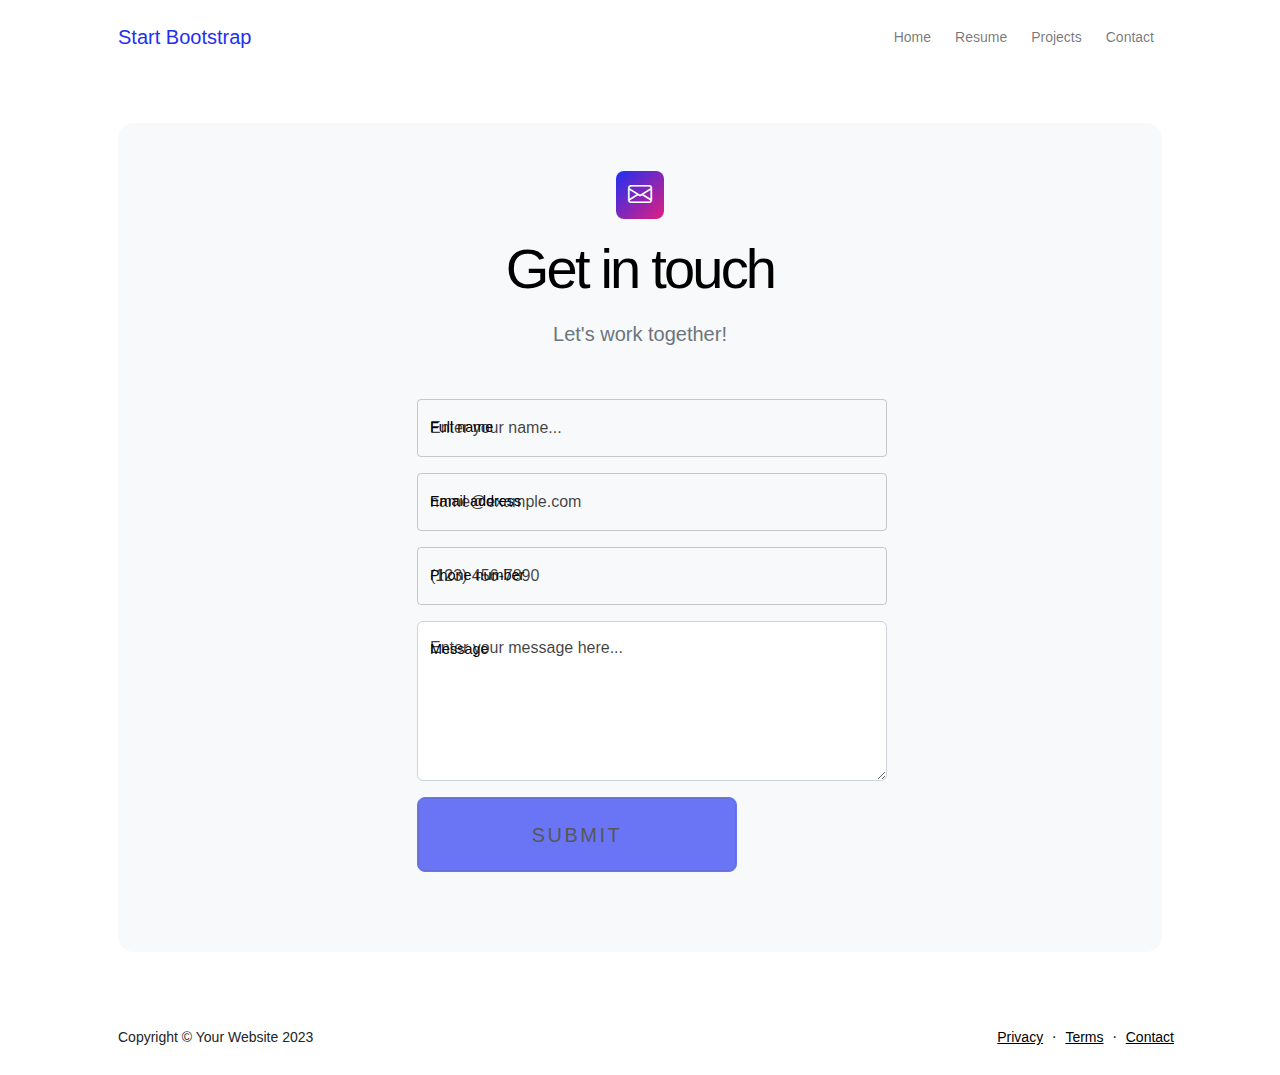
<file: contact.html>
<!DOCTYPE html>
<html lang="en">
    <head>
        <meta charset="utf-8" />
        <meta name="viewport" content="width=device-width, initial-scale=1, shrink-to-fit=no" />
        <meta name="description" content />
        <meta name="author" content />
        <title>Modern Business - Start Bootstrap Template</title>
        <!-- Favicon-->
        <link rel="icon" type="image/x-icon" href="assets/favicon.ico" />
        <!-- Custom Google font-->
        <link rel="preconnect" href="https://fonts.googleapis.com" />
        <link rel="preconnect" href="https://fonts.gstatic.com" crossorigin />
        <link href="https://fonts.googleapis.com/css2?family=Plus+Jakarta+Sans:wght@100;200;300;400;500;600;700;800;900&amp;display=swap" rel="stylesheet" />
        <!-- Bootstrap icons-->
        <link href="https://cdn.jsdelivr.net/npm/bootstrap-icons@1.8.1/font/bootstrap-icons.css" rel="stylesheet" />
        <!-- Core theme CSS (includes Bootstrap)-->
        <link href="css/styles.css" rel="stylesheet" />
    </head>
    <body class="d-flex flex-column">
        <main class="flex-shrink-0">
            <!-- Navigation-->
            <nav class="navbar navbar-expand-lg navbar-light bg-white py-3">
                <div class="container px-5">
                    <a class="navbar-brand" href="index.html"><span class="fw-bolder text-primary">Start Bootstrap</span></a>
                    <button class="navbar-toggler" type="button" data-bs-toggle="collapse" data-bs-target="#navbarSupportedContent" aria-controls="navbarSupportedContent" aria-expanded="false" aria-label="Toggle navigation"><span class="navbar-toggler-icon"></span></button>
                    <div class="collapse navbar-collapse" id="navbarSupportedContent">
                        <ul class="navbar-nav ms-auto mb-2 mb-lg-0 small fw-bolder">
                            <li class="nav-item"><a class="nav-link" href="index.html">Home</a></li>
                            <li class="nav-item"><a class="nav-link" href="resume.html">Resume</a></li>
                            <li class="nav-item"><a class="nav-link" href="projects.html">Projects</a></li>
                            <li class="nav-item"><a class="nav-link" href="contact.html">Contact</a></li>
                        </ul>
                    </div>
                </div>
            </nav>
            <!-- Page content-->
            <section class="py-5">
                <div class="container px-5">
                    <!-- Contact form-->
                    <div class="bg-light rounded-4 py-5 px-4 px-md-5">
                        <div class="text-center mb-5">
                            <div class="feature bg-primary bg-gradient-primary-to-secondary text-white rounded-3 mb-3"><i class="bi bi-envelope"></i></div>
                            <h1 class="fw-bolder">Get in touch</h1>
                            <p class="lead fw-normal text-muted mb-0">Let's work together!</p>
                        </div>
                        <div class="row gx-5 justify-content-center">
                            <div class="col-lg-8 col-xl-6">
                                <!-- * * * * * * * * * * * * * * *-->
                                <!-- * * SB Forms Contact Form * *-->
                                <!-- * * * * * * * * * * * * * * *-->
                                <!-- This form is pre-integrated with SB Forms.-->
                                <!-- To make this form functional, sign up at-->
                                <!-- https://startbootstrap.com/solution/contact-forms-->
                                <!-- to get an API token!-->
                                <form id="contactForm" data-sb-form-api-token="API_TOKEN">
                                    <!-- Name input-->
                                    <div class="form-floating mb-3">
                                        <input class="form-control" id="name" type="text" placeholder="Enter your name..." data-sb-validations="required" />
                                        <label for="name">Full name</label>
                                        <div class="invalid-feedback" data-sb-feedback="name:required">A name is required.</div>
                                    </div>
                                    <!-- Email address input-->
                                    <div class="form-floating mb-3">
                                        <input class="form-control" id="email" type="email" placeholder="name@example.com" data-sb-validations="required,email" />
                                        <label for="email">Email address</label>
                                        <div class="invalid-feedback" data-sb-feedback="email:required">An email is required.</div>
                                        <div class="invalid-feedback" data-sb-feedback="email:email">Email is not valid.</div>
                                    </div>
                                    <!-- Phone number input-->
                                    <div class="form-floating mb-3">
                                        <input class="form-control" id="phone" type="tel" placeholder="(123) 456-7890" data-sb-validations="required" />
                                        <label for="phone">Phone number</label>
                                        <div class="invalid-feedback" data-sb-feedback="phone:required">A phone number is required.</div>
                                    </div>
                                    <!-- Message input-->
                                    <div class="form-floating mb-3">
                                        <textarea class="form-control" id="message" type="text" placeholder="Enter your message here..." style="height: 10rem" data-sb-validations="required"></textarea>
                                        <label for="message">Message</label>
                                        <div class="invalid-feedback" data-sb-feedback="message:required">A message is required.</div>
                                    </div>
                                    <!-- Submit success message-->
                                    <!---->
                                    <!-- This is what your users will see when the form-->
                                    <!-- has successfully submitted-->
                                    <div class="d-none" id="submitSuccessMessage">
                                        <div class="text-center mb-3">
                                            <div class="fw-bolder">Form submission successful!</div>
                                            To activate this form, sign up at
                                            <br />
                                            <a href="https://startbootstrap.com/solution/contact-forms">https://startbootstrap.com/solution/contact-forms</a>
                                        </div>
                                    </div>
                                    <!-- Submit error message-->
                                    <!---->
                                    <!-- This is what your users will see when there is-->
                                    <!-- an error submitting the form-->
                                    <div class="d-none" id="submitErrorMessage"><div class="text-center text-danger mb-3">Error sending message!</div></div>
                                    <!-- Submit Button-->
                                    <div class="d-grid"><button class="btn btn-primary btn-lg disabled" id="submitButton" type="submit">Submit</button></div>
                                </form>
                            </div>
                        </div>
                    </div>
                </div>
            </section>
        </main>
        <!-- Footer-->
        <footer class="bg-white py-4 mt-auto">
            <div class="container px-5">
                <div class="row align-items-center justify-content-between flex-column flex-sm-row">
                    <div class="col-auto"><div class="small m-0">Copyright &copy; Your Website 2023</div></div>
                    <div class="col-auto">
                        <a class="small" href="#!">Privacy</a>
                        <span class="mx-1">&middot;</span>
                        <a class="small" href="#!">Terms</a>
                        <span class="mx-1">&middot;</span>
                        <a class="small" href="#!">Contact</a>
                    </div>
                </div>
            </div>
        </footer>
        <!-- Bootstrap core JS-->
        <script src="https://cdn.jsdelivr.net/npm/bootstrap@5.2.3/dist/js/bootstrap.bundle.min.js"></script>
        <!-- Core theme JS-->
        <script src="js/scripts.js"></script>
        <!-- * * * * * * * * * * * * * * * * * * * * * * * * * * * * * * * * * * * * * * * *-->
        <!-- * *                               SB Forms JS                               * *-->
        <!-- * * Activate your form at https://startbootstrap.com/solution/contact-forms * *-->
        <!-- * * * * * * * * * * * * * * * * * * * * * * * * * * * * * * * * * * * * * * * *-->
        <script src="https://cdn.startbootstrap.com/sb-forms-latest.js"></script>
    </body>
</html>
</file>
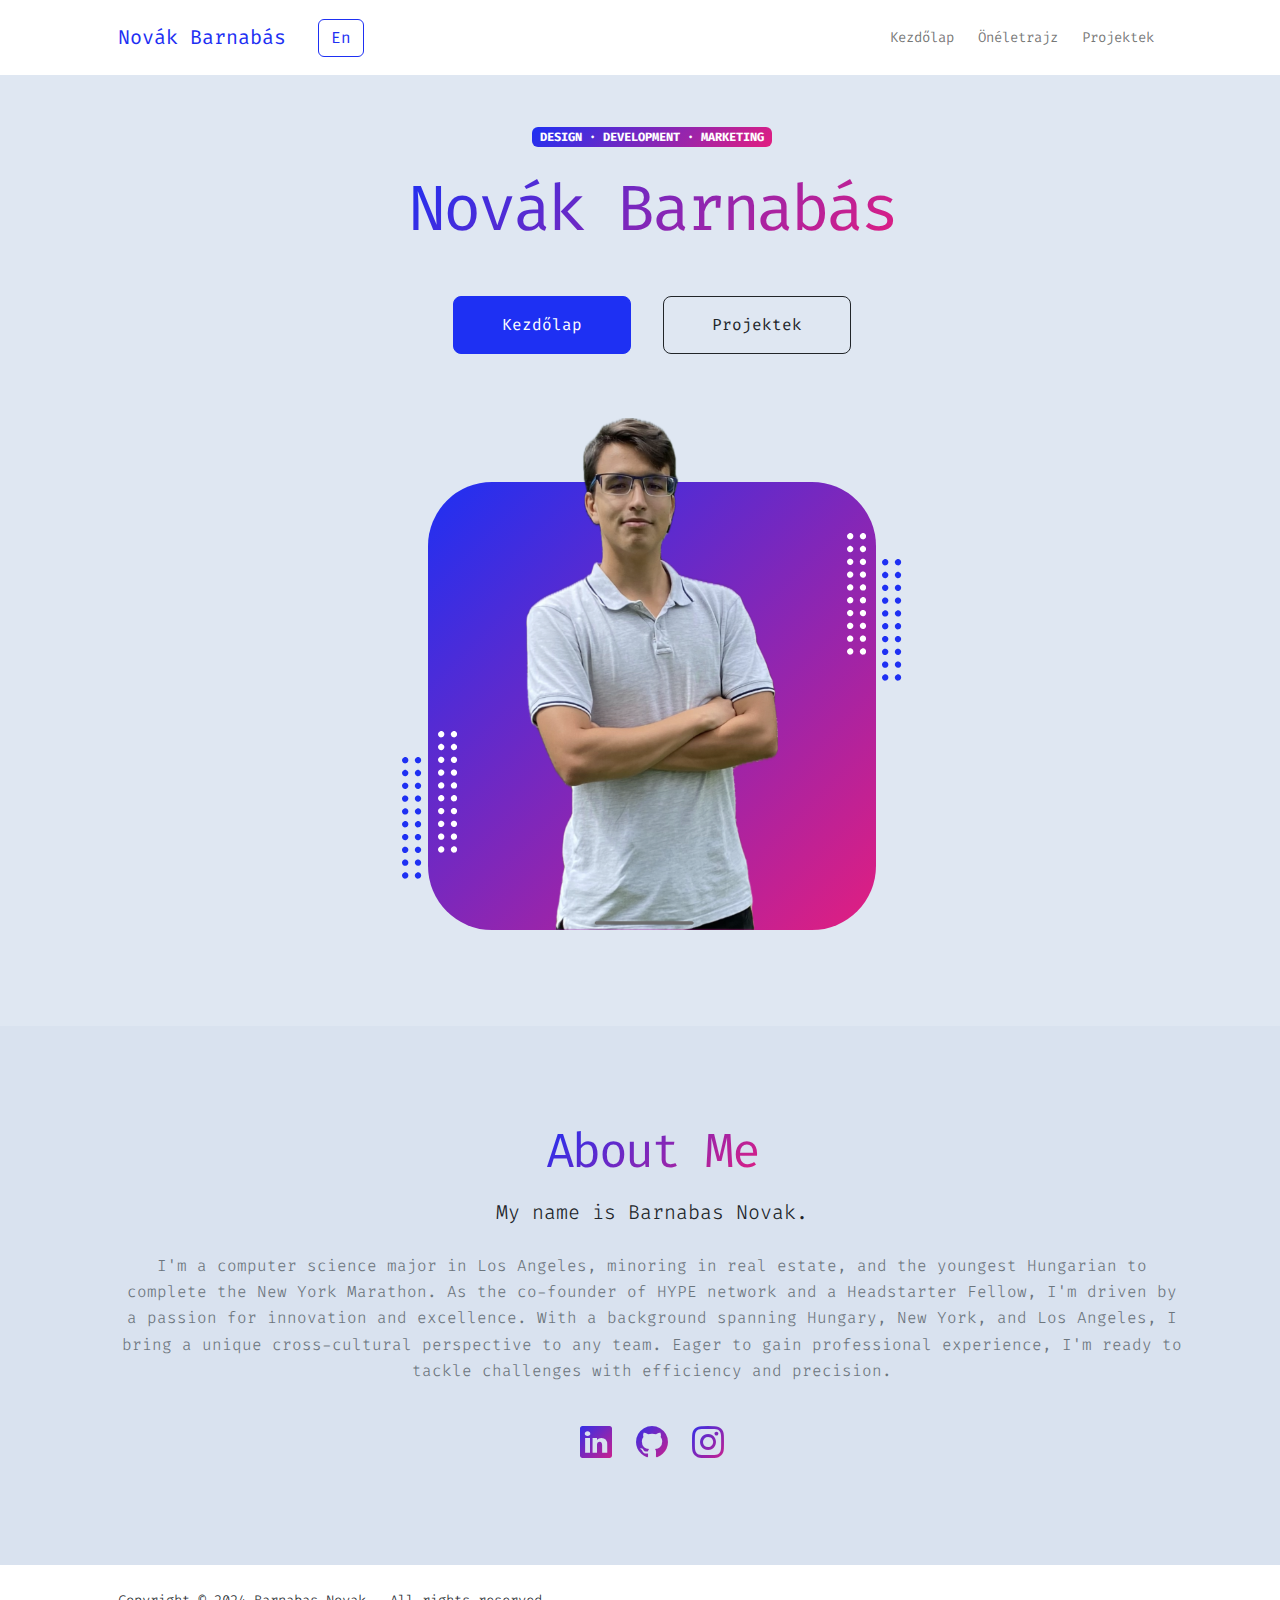
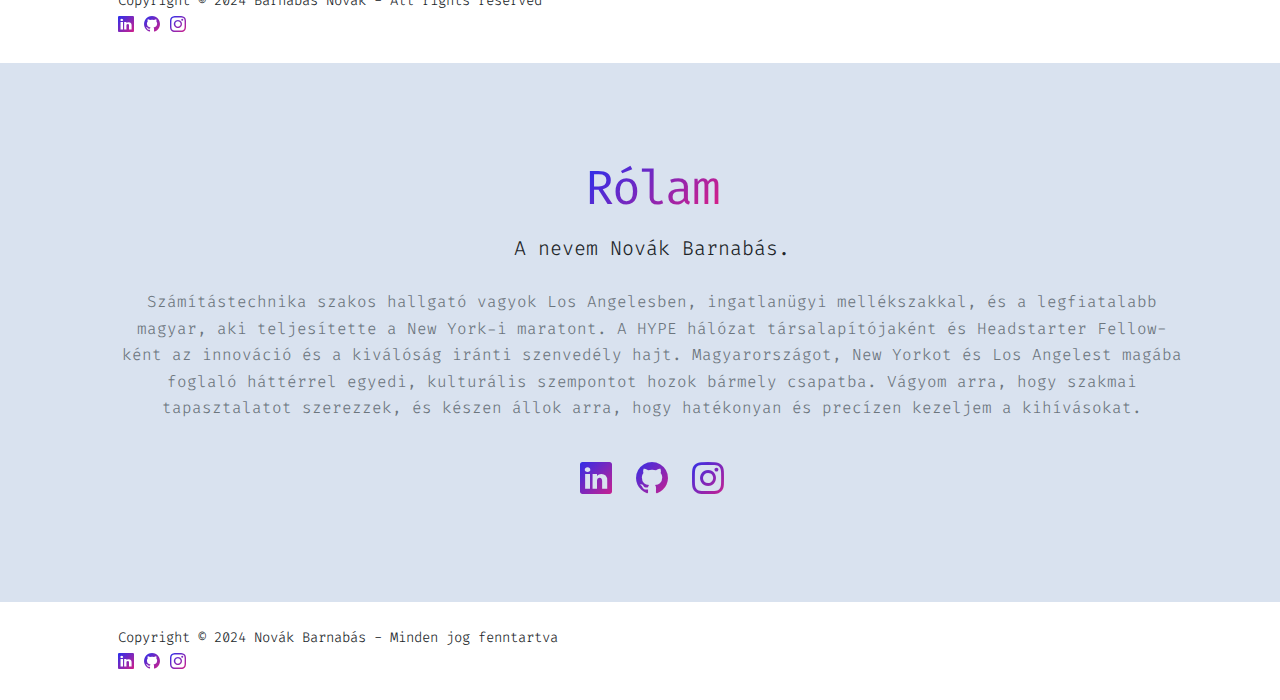
<file: kezdolap.html>
<!DOCTYPE html>
<html lang="hu">
<head>
    <meta charset="utf-8" />
    <meta name="viewport" content="width=device-width, initial-scale=1, shrink-to-fit=no" />
    <meta name="description" content="Novák Barnabás számítástechnika szakos hallgató Los Angelesben, ingatlanügyi mellékszakkal, és a legfiatalabb magyar, aki teljesítette a New York-i maratont. Emellett a HYPE hálózat társalapítója és Headstarter Fellow." />
    <meta name="author" content="Novák Barnabás számítástechnika szakos hallgató Los Angelesben, ingatlanügyi mellékszakkal, és a legfiatalabb magyar, aki teljesítette a New York-i maratont. Emellett a HYPE hálózat társalapítója és Headstarter Fellow." />
    <title>Novák Barnabás</title>
    <!-- Favicon-->
    <link rel="icon" type="assets/BNlogo.jpg" href="assets/BNlogo.jpg" />
    <!-- Egyedi Google betűtípus-->
    <link rel="preconnect" href="https://fonts.googleapis.com" />
    <link rel="preconnect" href="https://fonts.gstatic.com" crossorigin />
    <link rel="stylesheet" href="https://fonts.googleapis.com/css2?family=Fira+Code:wght@400;500;700&display=swap">
    <!-- Bootstrap ikonok-->
    <link href="https://cdn.jsdelivr.net/npm/bootstrap-icons@1.8.1/font/bootstrap-icons.css" rel="stylesheet" />
    <!-- Alapvető téma CSS (beleértve a Bootstrapet is)-->
    <link href="css/styles.css" rel="stylesheet" />
    <script async src="https://www.googletagmanager.com/gtag/js?id=G-R13VS95H34"></script>
    <script>
        window.dataLayer = window.dataLayer || [];
        function gtag(){dataLayer.push(arguments);}
        gtag('js', new Date());
        gtag('config', 'G-R13VS95H34');
    </script>
    <style>
    </style>
</head>
<body class="d-flex flex-column h-100" style="background-color: #dfe7f2; font-family: 'Fira Code', monospace;">

    <main class="flex-shrink-0">
        <!-- Navigáció-->
        <nav class="navbar navbar-expand-lg navbar-light bg-white py-3">
            <div class="container px-5">
                <a class="navbar-brand" href="index.html"><span class="fw-bolder text-primary">Novák Barnabás</span></a>
                <!-- Gomb a név mellett -->
                <a class="btn btn-outline-primary ms-3" href="index.html">En</a>
                <button class="navbar-toggler" type="button" data-bs-toggle="collapse" data-bs-target="#navbarSupportedContent" aria-controls="navbarSupportedContent" aria-expanded="false" aria-label="Navigáció átváltása"><span class="navbar-toggler-icon"></span></button>
                <div class="collapse navbar-collapse" id="navbarSupportedContent">
                    <ul class="navbar-nav ms-auto mb-2 mb-lg-0 small fw-bolder">
                        <li class="nav-item"><a class="nav-link" href="kezdolap.html">Kezdőlap</a></li>
                        <li class="nav-item"><a class="nav-link" href="oneletrajz.html">Önéletrajz</a></li>
                        <li class="nav-item"><a class="nav-link" href="projektek.html">Projektek</a></li>
                    </ul>
                </div>
            </div>
        </nav>


            <!-- Header-->
            <header class="py-5">
                <div class="container px-5 pb-5">
                    <div class="row gx-5 align-items-center">
                        <div class="col-xxl-5">
                            <!-- Header text content-->
                            <div class="text-center text-xxl-start">
                                <div class="badge bg-gradient-primary-to-secondary text-white mb-4"><div class="text-uppercase">Design &middot; Development &middot; Marketing</div></div>
                          
                                <h1 class="display-3 fw-bolder mb-5"><span class="text-gradient d-inline">Novák Barnabás</span></h1>
                                <div class="d-grid gap-3 d-sm-flex justify-content-sm-center justify-content-xxl-start mb-3">
                                    <a class="btn btn-primary btn-lg px-5 py-3 me-sm-3 fs-6 fw-bolder" href="resume.html">Kezdőlap</a>
                                    <a class="btn btn-outline-dark btn-lg px-5 py-3 fs-6 fw-bolder" href="projects.html">Projektek</a>
                                </div>
                            </div>
                        </div>
                        <div class="col-xxl-7">
                            <!-- Header profile picture-->
                            <div class="d-flex justify-content-center mt-5 mt-xxl-0">
                                <div class="profile bg-gradient-primary-to-secondary">

                                    <img class="profile-img" src="assets/prof4.png" alt="Barnabas Novak business man, professional developer, bachelor in computer science and a proud hungarian" />
                                    <div class="dots-1">
                                        <!-- SVG Dots-->
                                        <svg version="1.1" xmlns="http://www.w3.org/2000/svg" xmlns:xlink="http://www.w3.org/1999/xlink" x="0px" y="0px" viewBox="0 0 191.6 1215.4" style="enable-background: new 0 0 191.6 1215.4" xml:space="preserve">
                                            <g transform="translate(0.000000,1280.000000) scale(0.100000,-0.100000)">
                                                <path d="M227.7,12788.6c-105-35-200-141-222-248c-43-206,163-412,369-369c155,32,275,190,260,339c-11,105-90,213-190,262        C383.7,12801.6,289.7,12808.6,227.7,12788.6z"></path>
                                                <path d="M1507.7,12788.6c-151-50-253-216-222-362c25-119,136-230,254-255c194-41,395,142,375,339c-11,105-90,213-190,262        C1663.7,12801.6,1569.7,12808.6,1507.7,12788.6z"></path>
                                                <path d="M227.7,11508.6c-105-35-200-141-222-248c-43-206,163-412,369-369c155,32,275,190,260,339c-11,105-90,213-190,262        C383.7,11521.6,289.7,11528.6,227.7,11508.6z"></path>
                                                <path d="M1507.7,11508.6c-151-50-253-216-222-362c25-119,136-230,254-255c194-41,395,142,375,339c-11,105-90,213-190,262        C1663.7,11521.6,1569.7,11528.6,1507.7,11508.6z"></path>
                                                <path d="M227.7,10228.6c-105-35-200-141-222-248c-43-206,163-412,369-369c155,32,275,190,260,339c-11,105-90,213-190,262        C383.7,10241.6,289.7,10248.6,227.7,10228.6z"></path>
                                                <path d="M1507.7,10228.6c-105-35-200-141-222-248c-43-206,163-412,369-369c155,32,275,190,260,339c-11,105-90,213-190,262        C1663.7,10241.6,1569.7,10248.6,1507.7,10228.6z"></path>
                                                <path d="M227.7,8948.6c-105-35-200-141-222-248c-43-206,163-412,369-369c155,32,275,190,260,339c-11,105-90,213-190,262        C383.7,8961.6,289.7,8968.6,227.7,8948.6z"></path>
                                                <path d="M1507.7,8948.6c-105-35-200-141-222-248c-43-206,163-412,369-369c155,32,275,190,260,339c-11,105-90,213-190,262        C1663.7,8961.6,1569.7,8968.6,1507.7,8948.6z"></path>
                                                <path d="M227.7,7668.6c-105-35-200-141-222-248c-43-206,163-412,369-369c155,32,275,190,260,339c-11,105-90,213-190,262        C383.7,7681.6,289.7,7688.6,227.7,7668.6z"></path>
                                                <path d="M1507.7,7668.6c-105-35-200-141-222-248c-43-206,163-412,369-369c155,32,275,190,260,339c-11,105-90,213-190,262        C1663.7,7681.6,1569.7,7688.6,1507.7,7668.6z"></path>
                                                <path d="M227.7,6388.6c-105-35-200-141-222-248c-43-206,163-412,369-369c155,32,275,190,260,339c-11,105-90,213-190,262        C383.7,6401.6,289.7,6408.6,227.7,6388.6z"></path>
                                                <path d="M1507.7,6388.6c-105-35-200-141-222-248c-43-206,163-412,369-369c155,32,275,190,260,339c-11,105-90,213-190,262        C1663.7,6401.6,1569.7,6408.6,1507.7,6388.6z"></path>
                                                <path d="M227.7,5108.6c-105-35-200-141-222-248c-43-206,163-412,369-369c155,32,275,190,260,339c-11,105-90,213-190,262        C383.7,5121.6,289.7,5128.6,227.7,5108.6z"></path>
                                                <path d="M1507.7,5108.6c-105-35-200-141-222-248c-43-206,163-412,369-369c155,32,275,190,260,339c-11,105-90,213-190,262        C1663.7,5121.6,1569.7,5128.6,1507.7,5108.6z"></path>
                                                <path d="M227.7,3828.6c-105-35-200-141-222-248c-43-206,163-412,369-369c155,32,275,190,260,339c-11,105-90,213-190,262        C383.7,3841.6,289.7,3848.6,227.7,3828.6z"></path>
                                                <path d="M1507.7,3828.6c-105-35-200-141-222-248c-43-206,163-412,369-369c155,32,275,190,260,339c-11,105-90,213-190,262        C1663.7,3841.6,1569.7,3848.6,1507.7,3828.6z"></path>
                                                <path d="M227.7,2548.6c-105-35-200-141-222-248c-43-206,163-412,369-369c155,32,275,190,260,339c-11,105-90,213-190,262        C383.7,2561.6,289.7,2568.6,227.7,2548.6z"></path>
                                                <path d="M1507.7,2548.6c-105-35-200-141-222-248c-43-206,163-412,369-369c155,32,275,190,260,339c-11,105-90,213-190,262        C1663.7,2561.6,1569.7,2568.6,1507.7,2548.6z"></path>
                                                <path d="M227.7,1268.6c-105-35-200-141-222-248c-43-206,163-412,369-369c155,32,275,190,260,339c-11,105-90,213-190,262        C383.7,1281.6,289.7,1288.6,227.7,1268.6z"></path>
                                                <path d="M1507.7,1268.6c-105-35-200-141-222-248c-43-206,163-412,369-369c155,32,275,190,260,339c-11,105-90,213-190,262        C1663.7,1281.6,1569.7,1288.6,1507.7,1268.6z"></path>
                                            </g>
                                        </svg>
                                        <!-- END of SVG dots-->
                                    </div>
                                    <div class="dots-2">
                                        <!-- SVG Dots-->
                                        <svg version="1.1" xmlns="http://www.w3.org/2000/svg" xmlns:xlink="http://www.w3.org/1999/xlink" x="0px" y="0px" viewBox="0 0 191.6 1215.4" style="enable-background: new 0 0 191.6 1215.4" xml:space="preserve">
                                            <g transform="translate(0.000000,1280.000000) scale(0.100000,-0.100000)">
                                                <path d="M227.7,12788.6c-105-35-200-141-222-248c-43-206,163-412,369-369c155,32,275,190,260,339c-11,105-90,213-190,262        C383.7,12801.6,289.7,12808.6,227.7,12788.6z"></path>
                                                <path d="M1507.7,12788.6c-151-50-253-216-222-362c25-119,136-230,254-255c194-41,395,142,375,339c-11,105-90,213-190,262        C1663.7,12801.6,1569.7,12808.6,1507.7,12788.6z"></path>
                                                <path d="M227.7,11508.6c-105-35-200-141-222-248c-43-206,163-412,369-369c155,32,275,190,260,339c-11,105-90,213-190,262        C383.7,11521.6,289.7,11528.6,227.7,11508.6z"></path>
                                                <path d="M1507.7,11508.6c-151-50-253-216-222-362c25-119,136-230,254-255c194-41,395,142,375,339c-11,105-90,213-190,262        C1663.7,11521.6,1569.7,11528.6,1507.7,11508.6z"></path>
                                                <path d="M227.7,10228.6c-105-35-200-141-222-248c-43-206,163-412,369-369c155,32,275,190,260,339c-11,105-90,213-190,262        C383.7,10241.6,289.7,10248.6,227.7,10228.6z"></path>
                                                <path d="M1507.7,10228.6c-105-35-200-141-222-248c-43-206,163-412,369-369c155,32,275,190,260,339c-11,105-90,213-190,262        C1663.7,10241.6,1569.7,10248.6,1507.7,10228.6z"></path>
                                                <path d="M227.7,8948.6c-105-35-200-141-222-248c-43-206,163-412,369-369c155,32,275,190,260,339c-11,105-90,213-190,262        C383.7,8961.6,289.7,8968.6,227.7,8948.6z"></path>
                                                <path d="M1507.7,8948.6c-105-35-200-141-222-248c-43-206,163-412,369-369c155,32,275,190,260,339c-11,105-90,213-190,262        C1663.7,8961.6,1569.7,8968.6,1507.7,8948.6z"></path>
                                                <path d="M227.7,7668.6c-105-35-200-141-222-248c-43-206,163-412,369-369c155,32,275,190,260,339c-11,105-90,213-190,262        C383.7,7681.6,289.7,7688.6,227.7,7668.6z"></path>
                                                <path d="M1507.7,7668.6c-105-35-200-141-222-248c-43-206,163-412,369-369c155,32,275,190,260,339c-11,105-90,213-190,262        C1663.7,7681.6,1569.7,7688.6,1507.7,7668.6z"></path>
                                                <path d="M227.7,6388.6c-105-35-200-141-222-248c-43-206,163-412,369-369c155,32,275,190,260,339c-11,105-90,213-190,262        C383.7,6401.6,289.7,6408.6,227.7,6388.6z"></path>
                                                <path d="M1507.7,6388.6c-105-35-200-141-222-248c-43-206,163-412,369-369c155,32,275,190,260,339c-11,105-90,213-190,262        C1663.7,6401.6,1569.7,6408.6,1507.7,6388.6z"></path>
                                                <path d="M227.7,5108.6c-105-35-200-141-222-248c-43-206,163-412,369-369c155,32,275,190,260,339c-11,105-90,213-190,262        C383.7,5121.6,289.7,5128.6,227.7,5108.6z"></path>
                                                <path d="M1507.7,5108.6c-105-35-200-141-222-248c-43-206,163-412,369-369c155,32,275,190,260,339c-11,105-90,213-190,262        C1663.7,5121.6,1569.7,5128.6,1507.7,5108.6z"></path>
                                                <path d="M227.7,3828.6c-105-35-200-141-222-248c-43-206,163-412,369-369c155,32,275,190,260,339c-11,105-90,213-190,262        C383.7,3841.6,289.7,3848.6,227.7,3828.6z"></path>
                                                <path d="M1507.7,3828.6c-105-35-200-141-222-248c-43-206,163-412,369-369c155,32,275,190,260,339c-11,105-90,213-190,262        C1663.7,3841.6,1569.7,3848.6,1507.7,3828.6z"></path>
                                                <path d="M227.7,2548.6c-105-35-200-141-222-248c-43-206,163-412,369-369c155,32,275,190,260,339c-11,105-90,213-190,262        C383.7,2561.6,289.7,2568.6,227.7,2548.6z"></path>
                                                <path d="M1507.7,2548.6c-105-35-200-141-222-248c-43-206,163-412,369-369c155,32,275,190,260,339c-11,105-90,213-190,262        C1663.7,2561.6,1569.7,2568.6,1507.7,2548.6z"></path>
                                                <path d="M227.7,1268.6c-105-35-200-141-222-248c-43-206,163-412,369-369c155,32,275,190,260,339c-11,105-90,213-190,262        C383.7,1281.6,289.7,1288.6,227.7,1268.6z"></path>
                                                <path d="M1507.7,1268.6c-105-35-200-141-222-248c-43-206,163-412,369-369c155,32,275,190,260,339c-11,105-90,213-190,262        C1663.7,1281.6,1569.7,1288.6,1507.7,1268.6z"></path>
                                            </g>
                                        </svg>
                                        <!-- END of SVG dots-->
                                    </div>
                                    <div class="dots-3">
                                        <!-- SVG Dots-->
                                        <svg version="1.1" xmlns="http://www.w3.org/2000/svg" xmlns:xlink="http://www.w3.org/1999/xlink" x="0px" y="0px" viewBox="0 0 191.6 1215.4" style="enable-background: new 0 0 191.6 1215.4" xml:space="preserve">
                                            <g transform="translate(0.000000,1280.000000) scale(0.100000,-0.100000)">
                                                <path d="M227.7,12788.6c-105-35-200-141-222-248c-43-206,163-412,369-369c155,32,275,190,260,339c-11,105-90,213-190,262        C383.7,12801.6,289.7,12808.6,227.7,12788.6z"></path>
                                                <path d="M1507.7,12788.6c-151-50-253-216-222-362c25-119,136-230,254-255c194-41,395,142,375,339c-11,105-90,213-190,262        C1663.7,12801.6,1569.7,12808.6,1507.7,12788.6z"></path>
                                                <path d="M227.7,11508.6c-105-35-200-141-222-248c-43-206,163-412,369-369c155,32,275,190,260,339c-11,105-90,213-190,262        C383.7,11521.6,289.7,11528.6,227.7,11508.6z"></path>
                                                <path d="M1507.7,11508.6c-151-50-253-216-222-362c25-119,136-230,254-255c194-41,395,142,375,339c-11,105-90,213-190,262        C1663.7,11521.6,1569.7,11528.6,1507.7,11508.6z"></path>
                                                <path d="M227.7,10228.6c-105-35-200-141-222-248c-43-206,163-412,369-369c155,32,275,190,260,339c-11,105-90,213-190,262        C383.7,10241.6,289.7,10248.6,227.7,10228.6z"></path>
                                                <path d="M1507.7,10228.6c-105-35-200-141-222-248c-43-206,163-412,369-369c155,32,275,190,260,339c-11,105-90,213-190,262        C1663.7,10241.6,1569.7,10248.6,1507.7,10228.6z"></path>
                                                <path d="M227.7,8948.6c-105-35-200-141-222-248c-43-206,163-412,369-369c155,32,275,190,260,339c-11,105-90,213-190,262        C383.7,8961.6,289.7,8968.6,227.7,8948.6z"></path>
                                                <path d="M1507.7,8948.6c-105-35-200-141-222-248c-43-206,163-412,369-369c155,32,275,190,260,339c-11,105-90,213-190,262        C1663.7,8961.6,1569.7,8968.6,1507.7,8948.6z"></path>
                                                <path d="M227.7,7668.6c-105-35-200-141-222-248c-43-206,163-412,369-369c155,32,275,190,260,339c-11,105-90,213-190,262        C383.7,7681.6,289.7,7688.6,227.7,7668.6z"></path>
                                                <path d="M1507.7,7668.6c-105-35-200-141-222-248c-43-206,163-412,369-369c155,32,275,190,260,339c-11,105-90,213-190,262        C1663.7,7681.6,1569.7,7688.6,1507.7,7668.6z"></path>
                                                <path d="M227.7,6388.6c-105-35-200-141-222-248c-43-206,163-412,369-369c155,32,275,190,260,339c-11,105-90,213-190,262        C383.7,6401.6,289.7,6408.6,227.7,6388.6z"></path>
                                                <path d="M1507.7,6388.6c-105-35-200-141-222-248c-43-206,163-412,369-369c155,32,275,190,260,339c-11,105-90,213-190,262        C1663.7,6401.6,1569.7,6408.6,1507.7,6388.6z"></path>
                                                <path d="M227.7,5108.6c-105-35-200-141-222-248c-43-206,163-412,369-369c155,32,275,190,260,339c-11,105-90,213-190,262        C383.7,5121.6,289.7,5128.6,227.7,5108.6z"></path>
                                                <path d="M1507.7,5108.6c-105-35-200-141-222-248c-43-206,163-412,369-369c155,32,275,190,260,339c-11,105-90,213-190,262        C1663.7,5121.6,1569.7,5128.6,1507.7,5108.6z"></path>
                                                <path d="M227.7,3828.6c-105-35-200-141-222-248c-43-206,163-412,369-369c155,32,275,190,260,339c-11,105-90,213-190,262        C383.7,3841.6,289.7,3848.6,227.7,3828.6z"></path>
                                                <path d="M1507.7,3828.6c-105-35-200-141-222-248c-43-206,163-412,369-369c155,32,275,190,260,339c-11,105-90,213-190,262        C1663.7,3841.6,1569.7,3848.6,1507.7,3828.6z"></path>
                                                <path d="M227.7,2548.6c-105-35-200-141-222-248c-43-206,163-412,369-369c155,32,275,190,260,339c-11,105-90,213-190,262        C383.7,2561.6,289.7,2568.6,227.7,2548.6z"></path>
                                                <path d="M1507.7,2548.6c-105-35-200-141-222-248c-43-206,163-412,369-369c155,32,275,190,260,339c-11,105-90,213-190,262        C1663.7,2561.6,1569.7,2568.6,1507.7,2548.6z"></path>
                                                <path d="M227.7,1268.6c-105-35-200-141-222-248c-43-206,163-412,369-369c155,32,275,190,260,339c-11,105-90,213-190,262        C383.7,1281.6,289.7,1288.6,227.7,1268.6z"></path>
                                                <path d="M1507.7,1268.6c-105-35-200-141-222-248c-43-206,163-412,369-369c155,32,275,190,260,339c-11,105-90,213-190,262        C1663.7,1281.6,1569.7,1288.6,1507.7,1268.6z"></path>
                                            </g>
                                        </svg>
                                        <!-- END of SVG dots-->
                                    </div>
                                    <div class="dots-4">
                                        <!-- SVG Dots-->
                                        <svg version="1.1" xmlns="http://www.w3.org/2000/svg" xmlns:xlink="http://www.w3.org/1999/xlink" x="0px" y="0px" viewBox="0 0 191.6 1215.4" style="enable-background: new 0 0 191.6 1215.4" xml:space="preserve">
                                            <g transform="translate(0.000000,1280.000000) scale(0.100000,-0.100000)">
                                                <path d="M227.7,12788.6c-105-35-200-141-222-248c-43-206,163-412,369-369c155,32,275,190,260,339c-11,105-90,213-190,262        C383.7,12801.6,289.7,12808.6,227.7,12788.6z"></path>
                                                <path d="M1507.7,12788.6c-151-50-253-216-222-362c25-119,136-230,254-255c194-41,395,142,375,339c-11,105-90,213-190,262        C1663.7,12801.6,1569.7,12808.6,1507.7,12788.6z"></path>
                                                <path d="M227.7,11508.6c-105-35-200-141-222-248c-43-206,163-412,369-369c155,32,275,190,260,339c-11,105-90,213-190,262        C383.7,11521.6,289.7,11528.6,227.7,11508.6z"></path>
                                                <path d="M1507.7,11508.6c-151-50-253-216-222-362c25-119,136-230,254-255c194-41,395,142,375,339c-11,105-90,213-190,262        C1663.7,11521.6,1569.7,11528.6,1507.7,11508.6z"></path>
                                                <path d="M227.7,10228.6c-105-35-200-141-222-248c-43-206,163-412,369-369c155,32,275,190,260,339c-11,105-90,213-190,262        C383.7,10241.6,289.7,10248.6,227.7,10228.6z"></path>
                                                <path d="M1507.7,10228.6c-105-35-200-141-222-248c-43-206,163-412,369-369c155,32,275,190,260,339c-11,105-90,213-190,262        C1663.7,10241.6,1569.7,10248.6,1507.7,10228.6z"></path>
                                                <path d="M227.7,8948.6c-105-35-200-141-222-248c-43-206,163-412,369-369c155,32,275,190,260,339c-11,105-90,213-190,262        C383.7,8961.6,289.7,8968.6,227.7,8948.6z"></path>
                                                <path d="M1507.7,8948.6c-105-35-200-141-222-248c-43-206,163-412,369-369c155,32,275,190,260,339c-11,105-90,213-190,262        C1663.7,8961.6,1569.7,8968.6,1507.7,8948.6z"></path>
                                                <path d="M227.7,7668.6c-105-35-200-141-222-248c-43-206,163-412,369-369c155,32,275,190,260,339c-11,105-90,213-190,262        C383.7,7681.6,289.7,7688.6,227.7,7668.6z"></path>
                                                <path d="M1507.7,7668.6c-105-35-200-141-222-248c-43-206,163-412,369-369c155,32,275,190,260,339c-11,105-90,213-190,262        C1663.7,7681.6,1569.7,7688.6,1507.7,7668.6z"></path>
                                                <path d="M227.7,6388.6c-105-35-200-141-222-248c-43-206,163-412,369-369c155,32,275,190,260,339c-11,105-90,213-190,262        C383.7,6401.6,289.7,6408.6,227.7,6388.6z"></path>
                                                <path d="M1507.7,6388.6c-105-35-200-141-222-248c-43-206,163-412,369-369c155,32,275,190,260,339c-11,105-90,213-190,262        C1663.7,6401.6,1569.7,6408.6,1507.7,6388.6z"></path>
                                                <path d="M227.7,5108.6c-105-35-200-141-222-248c-43-206,163-412,369-369c155,32,275,190,260,339c-11,105-90,213-190,262        C383.7,5121.6,289.7,5128.6,227.7,5108.6z"></path>
                                                <path d="M1507.7,5108.6c-105-35-200-141-222-248c-43-206,163-412,369-369c155,32,275,190,260,339c-11,105-90,213-190,262        C1663.7,5121.6,1569.7,5128.6,1507.7,5108.6z"></path>
                                                <path d="M227.7,3828.6c-105-35-200-141-222-248c-43-206,163-412,369-369c155,32,275,190,260,339c-11,105-90,213-190,262        C383.7,3841.6,289.7,3848.6,227.7,3828.6z"></path>
                                                <path d="M1507.7,3828.6c-105-35-200-141-222-248c-43-206,163-412,369-369c155,32,275,190,260,339c-11,105-90,213-190,262        C1663.7,3841.6,1569.7,3848.6,1507.7,3828.6z"></path>
                                                <path d="M227.7,2548.6c-105-35-200-141-222-248c-43-206,163-412,369-369c155,32,275,190,260,339c-11,105-90,213-190,262        C383.7,2561.6,289.7,2568.6,227.7,2548.6z"></path>
                                                <path d="M1507.7,2548.6c-105-35-200-141-222-248c-43-206,163-412,369-369c155,32,275,190,260,339c-11,105-90,213-190,262        C1663.7,2561.6,1569.7,2568.6,1507.7,2548.6z"></path>
                                                <path d="M227.7,1268.6c-105-35-200-141-222-248c-43-206,163-412,369-369c155,32,275,190,260,339c-11,105-90,213-190,262        C383.7,1281.6,289.7,1288.6,227.7,1268.6z"></path>
                                                <path d="M1507.7,1268.6c-105-35-200-141-222-248c-43-206,163-412,369-369c155,32,275,190,260,339c-11,105-90,213-190,262        C1663.7,1281.6,1569.7,1288.6,1507.7,1268.6z"></path>
                                            </g>
                                        </svg>
                                        <!-- END of SVG dots-->
                                    </div>
                                </div>
                            </div>
                        </div>
                    </div>
                </div>
            </header>
            <!-- About Section-->
            <section class="py-5" style="background-color: #d9e2ef;">
                <div class="container px-5">
                    <div class="row gx-5 justify-content-center">
                        <div class="col-xxl-8">
                            <div class="text-center my-5">
                                <h2 class="display-5 fw-bolder"><span class="text-gradient d-inline">About Me</span></h2>
                                <p class="lead fw-light mb-4">My name is Barnabas Novak.</p>
                                <p class="text-muted">I'm a computer science major in Los Angeles, minoring in real estate, 
                                    and the youngest Hungarian to complete the New York Marathon. As the co-founder of HYPE network and a Headstarter Fellow, 
                                    I'm driven by a passion for innovation and excellence. With a background spanning Hungary, New York, 
                                    and Los Angeles, I bring a unique cross-cultural perspective to any team. Eager to gain professional experience, 
                                    I'm ready to tackle challenges with efficiency and precision.</p>
                                <div class="d-flex justify-content-center fs-2 gap-4">

                                    <a class="text-gradient" href="https://www.linkedin.com/in/barnabas-novak/"alt="Novák Barnabás, Barnabas Novak"><i class="bi bi-linkedin"></i></a>
                                    <a class="text-gradient" href="https://github.com/BarnabasNovak1" alt="Novák Barnabás, Barnabas Novak"><i class="bi bi-github"></i></a>
                                    <a class="text-gradient" href="https://www.instagram.com/b.novak11/" alt="Novák Barnabás, Barnabas Novak"><i class="bi bi-instagram"></i></a>
                                </div>
                            </div>
                        </div>
                    </div>
                </div>
            </section>
        </main>

        
  <!-- Footer-->
  <footer class="bg-white py-4 mt-auto">
    <div class="container px-5">
        <div class="row align-items-center justify-content-between flex-column flex-sm-row">
            <div class="row align-items-center justify-content-between flex-column flex-sm-row">
                <div class="col-auto"><div class="small m-0">Copyright &copy; 2024 Barnabas Novak - All rights reserved</div></div>
            </div>
        </div>
        <a class="text-gradient" href="https://www.linkedin.com/in/barnabas-novak/"alt="Novák Barnabás, Barnabas Novak"><i class="bi bi-linkedin"></i></a>
                            <a class="text-gradient" href="https://github.com/BarnabasNovak1" alt="Novák Barnabás, Barnabas Novak"><i class="bi bi-github"></i></a>
                            <a class="text-gradient" href="https://www.instagram.com/b.novak11/" alt="Novák Barnabás, Barnabas Novak"><i class="bi bi-instagram"></i></a>
    </div>
    
</footer>
<!-- Bootstrap core JS-->
<script src="https://cdn.jsdelivr.net/npm/bootstrap@5.2.3/dist/js/bootstrap.bundle.min.js"></script>
<!-- Core theme JS-->
<script src="js/scripts.js"></script>
</body>
</html>
<section class="py-5" style="background-color: #d9e2ef;">
    <div class="container px-5">
        <div class="row gx-5 justify-content-center">
            <div class="col-xxl-8">
                <div class="text-center my-5">
                    <h2 class="display-5 fw-bolder"><span class="text-gradient d-inline">Rólam</span></h2>
                    <p class="lead fw-light mb-4">A nevem Novák Barnabás.</p>
                    <p class="text-muted">Számítástechnika szakos hallgató vagyok Los Angelesben, ingatlanügyi mellékszakkal, és a legfiatalabb magyar, aki teljesítette a New York-i maratont. A HYPE hálózat társalapítójaként és Headstarter Fellow-ként az innováció és a kiválóság iránti szenvedély hajt. Magyarországot, New Yorkot és Los Angelest magába foglaló háttérrel egyedi, kulturális szempontot hozok bármely csapatba. Vágyom arra, hogy szakmai tapasztalatot szerezzek, és készen állok arra, hogy hatékonyan és precízen kezeljem a kihívásokat.</p>
                    <div class="d-flex justify-content-center fs-2 gap-4">
                        <a class="text-gradient" href="https://www.linkedin.com/in/barnabas-novak/" alt="Novák Barnabás, Barnabas Novak"><i class="bi bi-linkedin"></i></a>
                        <a class="text-gradient" href="https://github.com/BarnabasNovak1" alt="Novák Barnabás, Barnabas Novak"><i class="bi bi-github"></i></a>
                        <a class="text-gradient" href="https://www.instagram.com/b.novak11/" alt="Novák Barnabás, Barnabas Novak"><i class="bi bi-instagram"></i></a>
                    </div>
                </div>
            </div>
        </div>
    </div>
</section>
</main>

<!-- Lábjegyzet-->
<footer class="bg-white py-4 mt-auto">
    <div class="container px-5">
        <div class="row align-items-center justify-content-between flex-column flex-sm-row">
            <div class="row align-items-center justify-content-between flex-column flex-sm-row">
                <div class="col-auto"><div class="small m-0">Copyright &copy; 2024 Novák Barnabás - Minden jog fenntartva</div></div>
            </div>
        </div>
        <a class="text-gradient" href="https://www.linkedin.com/in/barnabas-novak/" alt="Novák Barnabás, Barnabas Novak"><i class="bi bi-linkedin"></i></a>
        <a class="text-gradient" href="https://github.com/BarnabasNovak1" alt="Novák Barnabás, Barnabas Novak"><i class="bi bi-github"></i></a>
        <a class="text-gradient" href="https://www.instagram.com/b.novak11/" alt="Novák Barnabás, Barnabas Novak"><i class="bi bi-instagram"></i></a>
    </div>
</footer>
<!-- Bootstrap core JS-->
<script src="https://cdn.jsdelivr.net/npm/bootstrap@5.2.3/dist/js/bootstrap.bundle.min.js"></script>
<!-- Core theme JS-->
<script src="js/scripts.js"></script>
</body>
</html>
</file>
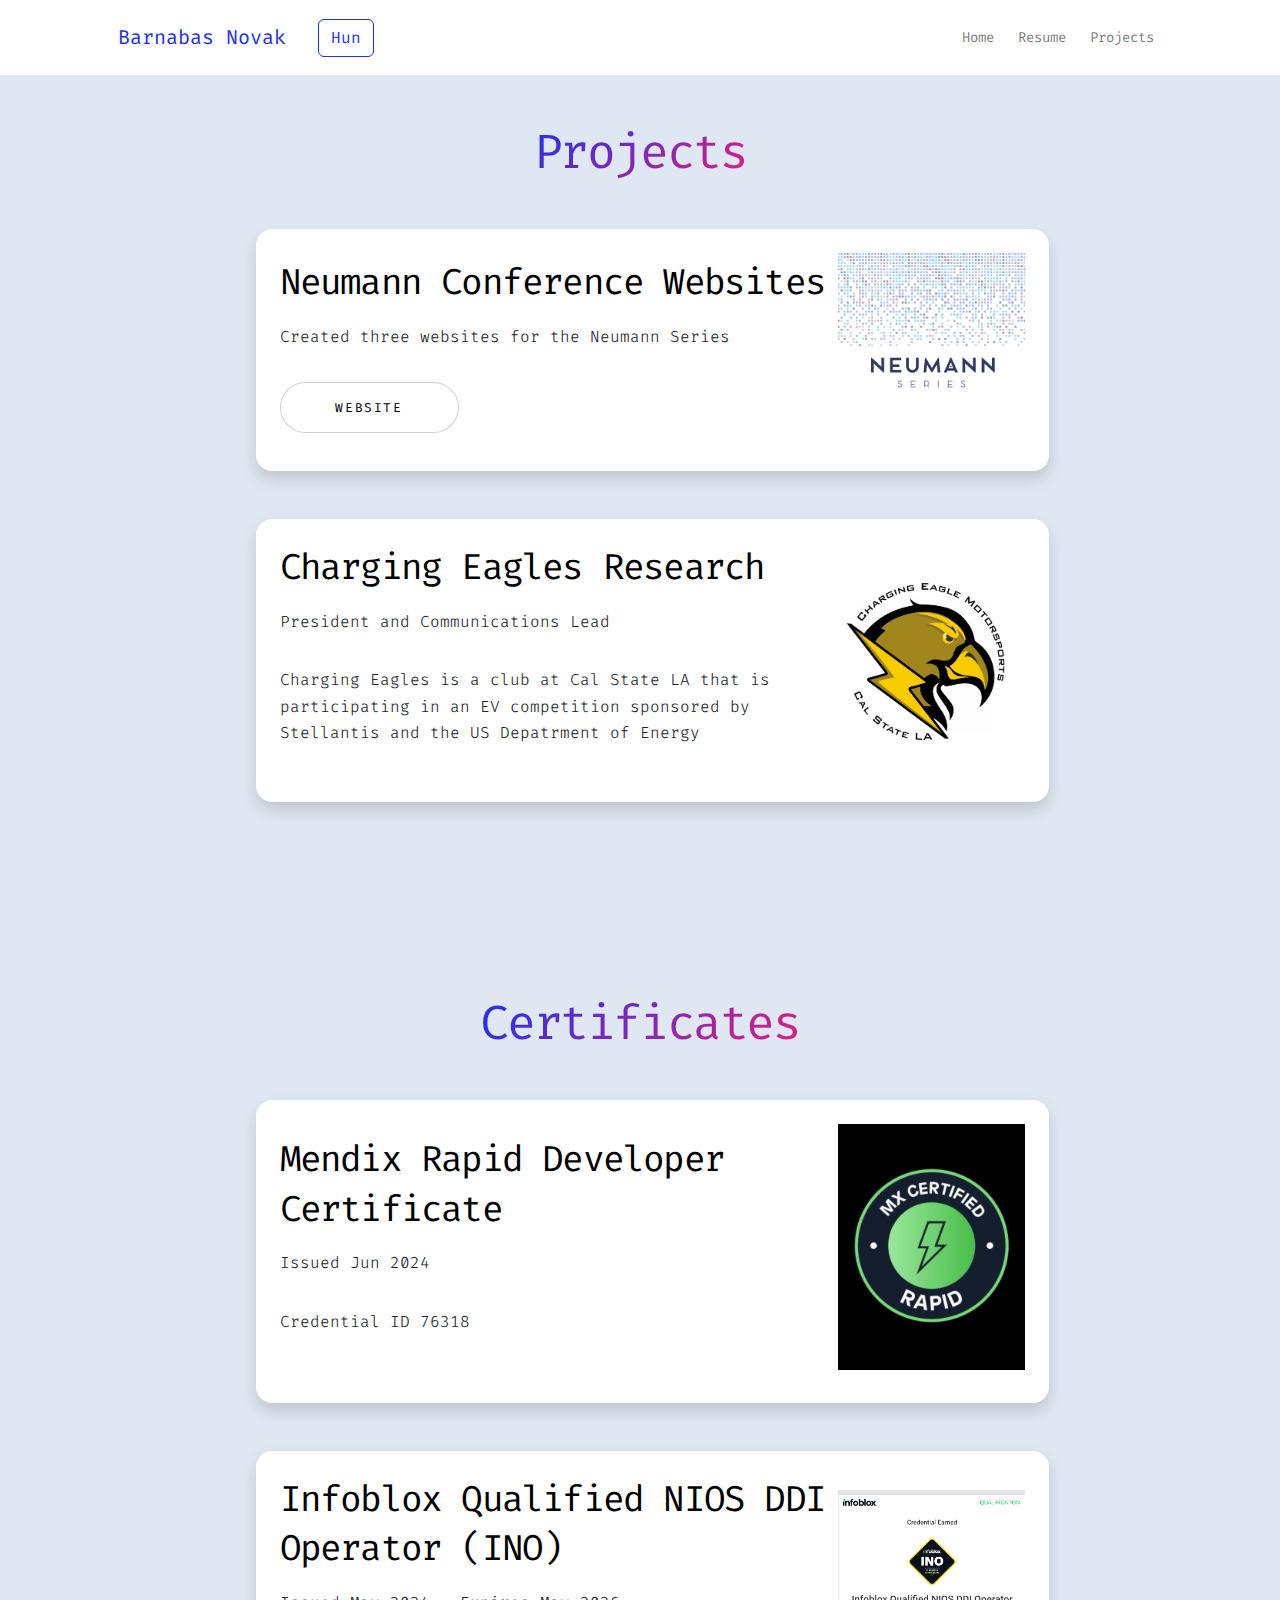
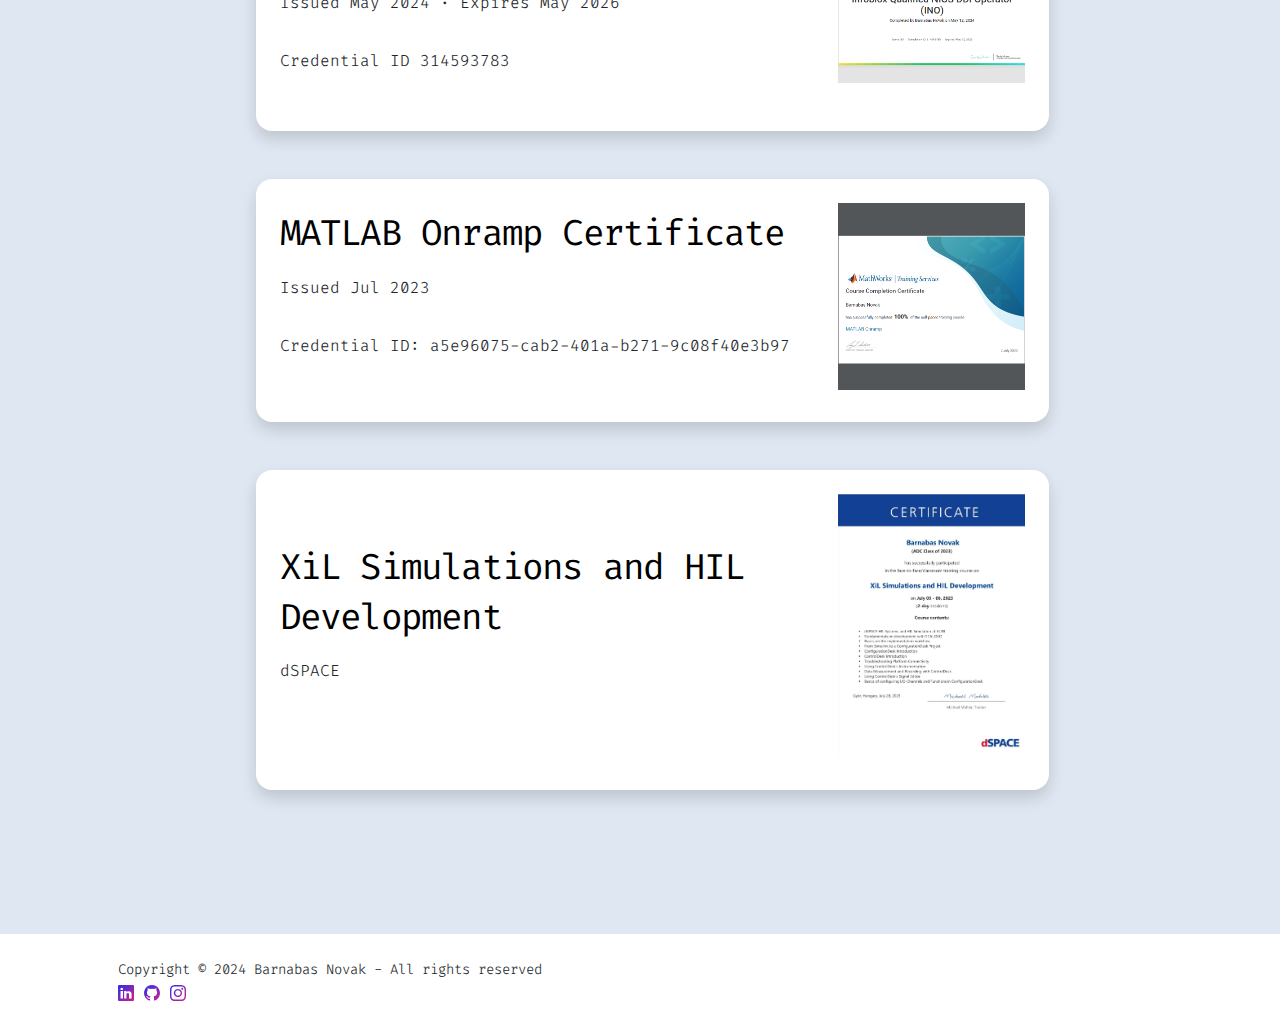
<file: projects.html>
<!DOCTYPE html>
<html lang="en">
<head>
    <meta charset="utf-8" />
    <meta name="viewport" content="width=device-width, initial-scale=1, shrink-to-fit=no" />
    <meta name="description" content="Barnabas Novak is a computer science major in Los Angeles, minoring in real estate, 
    and the youngest Hungarian to complete the New York Marathon. He is also the co-founder of HYPE network and a Headstarter Fellow." />
    <meta name="author" content="Barnabas Novak is a computer science major in Los Angeles, minoring in real estate, 
    and the youngest Hungarian to complete the New York Marathon. He is also the co-founder of HYPE network and a Headstarter Fellow." />
    <title>Barnabas Novak</title>
    <!-- Favicon-->
    <link rel="icon" type="assets/BNlogo.jpg" href="assets/BNlogo.jpg" />
    <!-- Custom Google font-->
    <link rel="preconnect" href="https://fonts.googleapis.com" />
    <link rel="preconnect" href="https://fonts.gstatic.com" crossorigin />
    <link rel="stylesheet" href="https://fonts.googleapis.com/css2?family=Fira+Code:wght@400;500;700&display=swap">
    <!-- Bootstrap icons-->
    <link href="https://cdn.jsdelivr.net/npm/bootstrap-icons@1.8.1/font/bootstrap-icons.css" rel="stylesheet" />
    <!-- Core theme CSS (includes Bootstrap)-->
    <link href="css/styles.css" rel="stylesheet" />
    <script async src="https://www.googletagmanager.com/gtag/js?id=G-R13VS95H34"></script>
    <script>
        window.dataLayer = window.dataLayer || [];
        function gtag(){dataLayer.push(arguments);}
        gtag('js', new Date());
        gtag('config', 'G-R13VS95H34');
    </script>
    <style>
    </style>
</head>
<body class="d-flex flex-column h-100" style="background-color: #dfe7f2; font-family: 'Fira Code', monospace;">

        <main class="flex-shrink-0">
            <!-- Navigation-->
            <nav class="navbar navbar-expand-lg navbar-light bg-white py-3">
                <div class="container px-5">
                    <a class="navbar-brand" href="index.html"><span class="fw-bolder text-primary">Barnabas Novak</span></a>
                    <a class="btn btn-outline-primary ms-3" href="projektek.html">Hun</a>
                    <button class="navbar-toggler" type="button" data-bs-toggle="collapse" data-bs-target="#navbarSupportedContent" aria-controls="navbarSupportedContent" aria-expanded="false" aria-label="Toggle navigation"><span class="navbar-toggler-icon"></span></button>
                    <div class="collapse navbar-collapse" id="navbarSupportedContent">
                        <ul class="navbar-nav ms-auto mb-2 mb-lg-0 small fw-bolder">
                            <li class="nav-item"><a class="nav-link" href="index.html">Home</a></li>
                            <li class="nav-item"><a class="nav-link" href="resume.html">Resume</a></li>
                            <li class="nav-item"><a class="nav-link" href="projects.html">Projects</a></li>
                        </ul>
                    </div>
                </div>
            </nav>

            
            <!-- Projects Section-->
            <section class="py-5">
                <div class="container px-5 mb-5">
                    <div class="text-center mb-5">
                        <h1 class="display-5 fw-bolder mb-0"><span class="text-gradient d-inline">Projects</span></h1>
                    </div>
                    <div class="row gx-5 justify-content-center">
                        <div class="col-lg-11 col-xl-9 col-xxl-8">
                            <!-- Certificate Card 1-->
                            <div class="card overflow-hidden shadow rounded-4 border-0 mb-5">
                                <div class="card-body p-4 d-flex align-items-center">
                                    <div class="w-75">
                                        <h2 class="fw-bolder">Neumann Conference Websites</h2>
                                        <p>Created three websites for the Neumann Series</p>
                                        <a href="https://www.neumannseries.com" alt="NeumannConference Series Websited designed and created by Barnabas Novak" class="button large wide smooth-scroll-middle">Website</a>
                                    </div>
                                    <div class="w-25 text-end">
                                        <a href="https://www.linkedin.com/in/barnabas-novak/details/certifications/1721150003702/single-media-viewer/?type=IMAGE&profileId=ACoAADUZEQUBHMLxa14eJ3i9Ij1lW0pQyg5xVu0" class="d-block">
                                            <img class="img-fluid" src="assets/neumannseries.png" alt="NeumannConference Series Websited designed and created by Barnabas Novak" />
                                        </a>
                                    </div>
                                </div>
                                </div>
                                            <!-- Certificate Card 1-->
                                            <div class="card overflow-hidden shadow rounded-4 border-0 mb-5">
                                                <div class="card-body p-4 d-flex align-items-center">
                                                    <div class="w-75">
                                                        <h2 class="fw-bolder">Charging Eagles Research</h2>
                                                        <p>President and Communications Lead </p>
                                                        <p>Charging Eagles is a club at Cal State LA that is participating in an EV competition sponsored by Stellantis and the US Depatrment of Energy</p>
                                                    </div>
                                                    <div class="w-25 text-end">
                                                        <a href="https://www.google.com/url?sa=t&rct=j&q=&esrc=s&source=web&cd=&cad=rja&uact=8&ved=2ahUKEwiB9dWim8GHAxVSle4BHZ3UItYQFnoECBcQAQ&url=https%3A%2F%2Fwww.calstatela.edu%2Fecst%2Fchargingeagles&usg=AOvVaw3h2_gSmbBe16OU7KOy_wuS&opi=89978449" class="d-block">
                                                            <img class="img-fluid" src="assets/chargingeagles.png" alt="Barnabas Novak participating with the Charging Eagles at a competition" />
                                                        </a>
                                                    </div>
                                                </div>
                                            </div>
                                        </div>
                                    </section>


		 <!-- Certificates-->
		 <section class="py-5">
            <div class="container px-5 mb-5">
                <div class="text-center mb-5">
                    <h1 class="display-5 fw-bolder mb-0"><span class="text-gradient d-inline">Certificates</span></h1>
                </div>
                <div class="row gx-5 justify-content-center">
                    <div class="col-lg-11 col-xl-9 col-xxl-8">
                        <!-- Certificate Card 1-->
                        <div class="card overflow-hidden shadow rounded-4 border-0 mb-5">
                            <div class="card-body p-4 d-flex align-items-center">
                                <div class="w-75">
                                    <h2 class="fw-bolder">Mendix Rapid Developer Certificate</h2>
                                    <p>Issued Jun 2024</p>
                                    <p>Credential ID 76318</p>
                                </div>
                                <div class="w-25 text-end">
                                    <a href="https://www.linkedin.com/in/barnabas-novak/details/certifications/1721150003702/single-media-viewer/?type=IMAGE&profileId=ACoAADUZEQUBHMLxa14eJ3i9Ij1lW0pQyg5xVu0" class="d-block">
                                        <img class="img-fluid" src="assets/mendix.png" alt="Mendix" />
                                    </a>
                                </div>
                            </div>
                        </div>
                        <!-- Certificate Card 2-->
                        <div class="card overflow-hidden shadow rounded-4 border-0 mb-5">
                            <div class="card-body p-4 d-flex align-items-center">
                                <div class="w-75">
                                    <h2 class="fw-bolder">Infoblox Qualified NIOS DDI Operator (INO)</h2>
                                    <p>Issued May 2024 · Expires May 2026</p>
                                    <p>Credential ID 314593783</p>
                                </div>
                                <div class="w-25 text-end">
                                    <a href="https://launchpad.education.infoblox.com/student/award/4HQLdoyxTRwFNfbqyFAbHSQR" class="d-block">
                                        <img class="img-fluid" src="assets/infoblox.png" alt="Infoblox" />
                                    </a>
                                </div>
                            </div>
                        </div>
                        <!-- Certificate Card 3-->
                        <div class="card overflow-hidden shadow rounded-4 border-0 mb-5">
                            <div class="card-body p-4 d-flex align-items-center">
                                <div class="w-75">
                                    <h2 class="fw-bolder">MATLAB Onramp Certificate</h2>
                                    <p>Issued Jul 2023</p>
                                    <p>Credential ID: a5e96075-cab2-401a-b271-9c08f40e3b97</p>
                                </div>
                                <div class="w-25 text-end">
                                    <a href="https://matlabacademy.mathworks.com/progress/share/certificate.html?id=a5e96075-cab2-401a-b271-9c08f40e3b97&" class="d-block">
                                        <img class="img-fluid" src="assets/matlab.png" alt="MATLAB" />
                                    </a>
                                </div>
                            </div>
                        </div>
                        <!-- Certificate Card 4-->
                        <div class="card overflow-hidden shadow rounded-4 border-0 mb-5">
                            <div class="card-body p-4 d-flex align-items-center">
                                <div class="w-75">
                                    <h2 class="fw-bolder">XiL Simulations and HIL Development</h2>
                                    <p>dSPACE</p>
                                    <p></p>
                                </div>
                                <div class="w-25 text-end">
                                    <a href="https://www.linkedin.com/in/barnabas-novak/details/certifications/1721149866092/single-media-viewer/?type=IMAGE&profileId=ACoAADUZEQUBHMLxa14eJ3i9Ij1lW0pQyg5xVu0" class="d-block">
                                        <img class="img-fluid" src="assets/dspace.png" alt="dSPACE" />
                                    </a>
                                </div>
                            </div>
                        </div>
                    </div>
                </div>  
            </div>
        </section>
        



        <!-- Footer-->
        <footer class="bg-white py-4 mt-auto">
            <div class="container px-5">
                <div class="row align-items-center justify-content-between flex-column flex-sm-row">
                    <div class="row align-items-center justify-content-between flex-column flex-sm-row">
						<div class="col-auto"><div class="small m-0">Copyright &copy; 2024 Barnabas Novak - All rights reserved</div></div>
					</div>
                </div>
                <a class="text-gradient" href="https://www.linkedin.com/in/barnabas-novak/"alt="Novák Barnabás, Barnabas Novak"><i class="bi bi-linkedin"></i></a>
                                    <a class="text-gradient" href="https://github.com/BarnabasNovak1" alt="Novák Barnabás, Barnabas Novak"><i class="bi bi-github"></i></a>
                                    <a class="text-gradient" href="https://www.instagram.com/b.novak11/" alt="Novák Barnabás, Barnabas Novak"><i class="bi bi-instagram"></i></a>
            </div>
            
        </footer>
        <!-- Bootstrap core JS-->
        <script src="https://cdn.jsdelivr.net/npm/bootstrap@5.2.3/dist/js/bootstrap.bundle.min.js"></script>
        <!-- Core theme JS-->
        <script src="js/scripts.js"></script>
    </body>
</html>
</file>
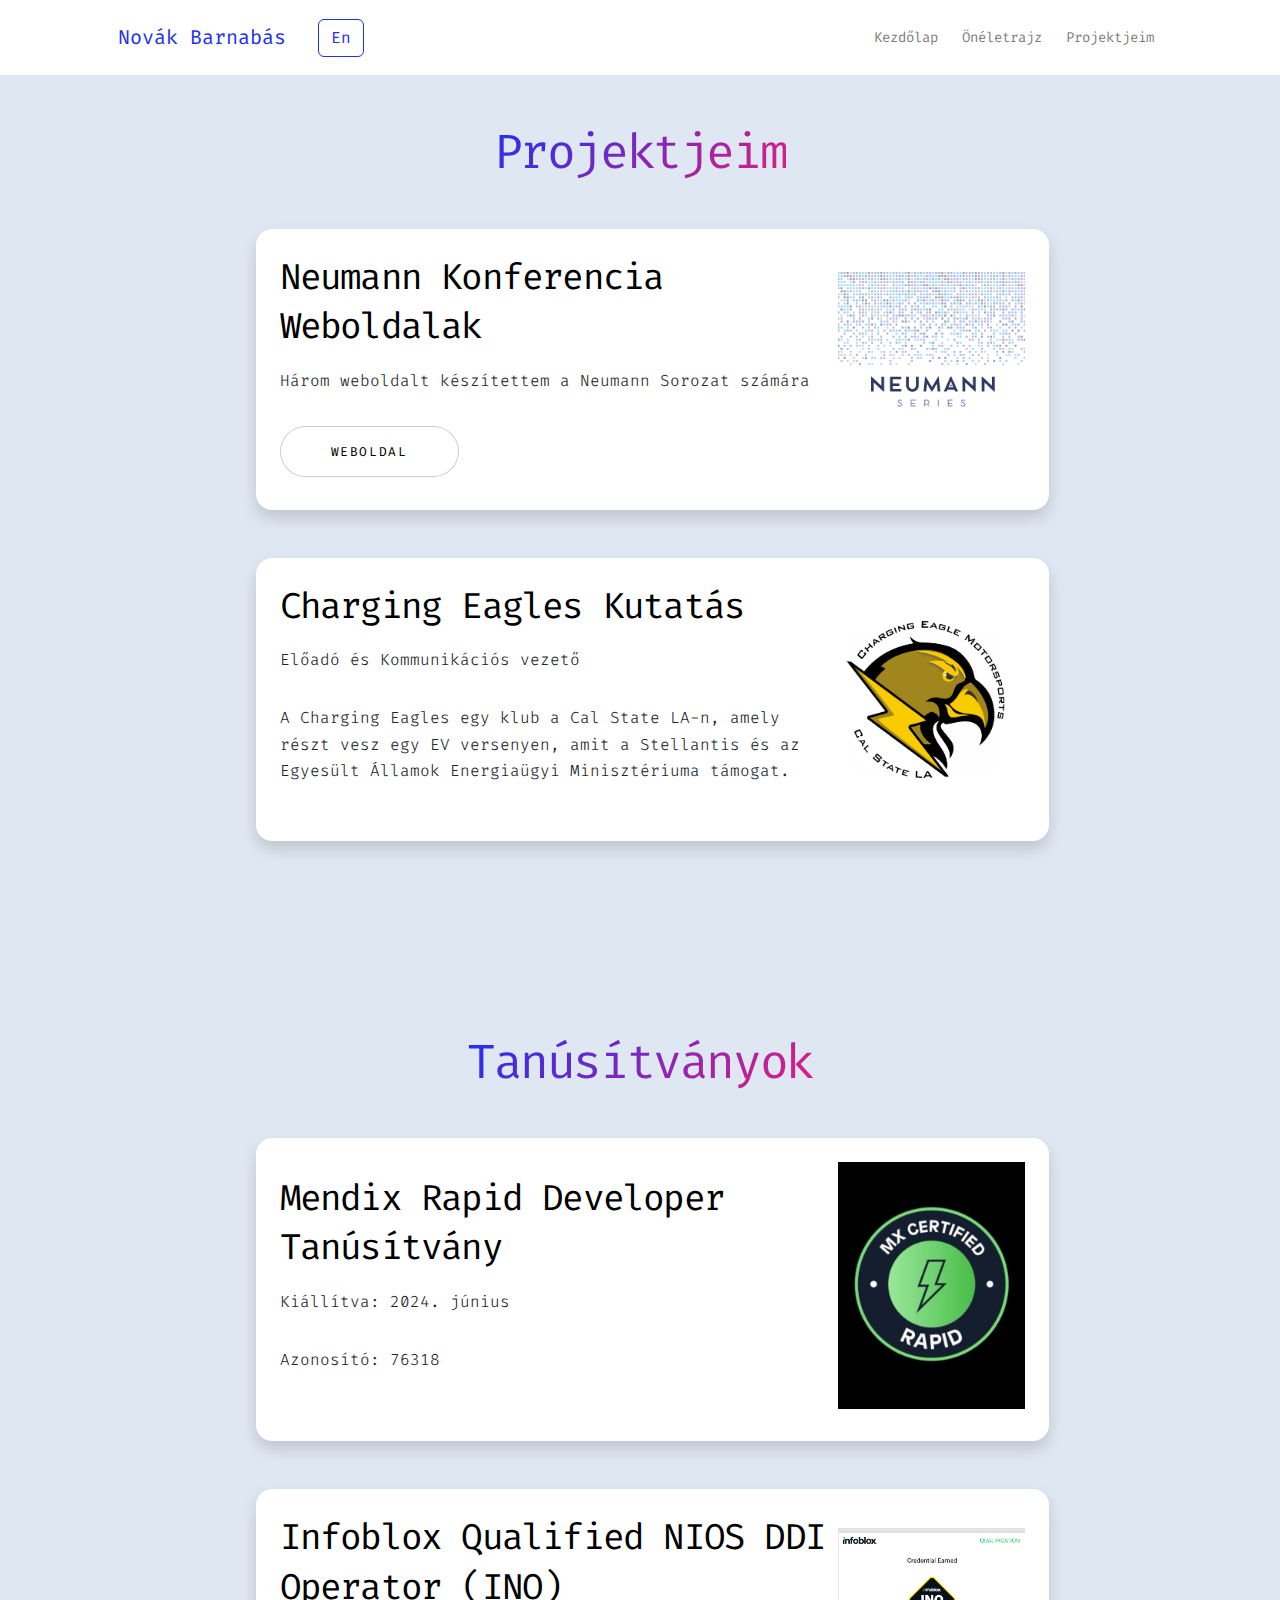
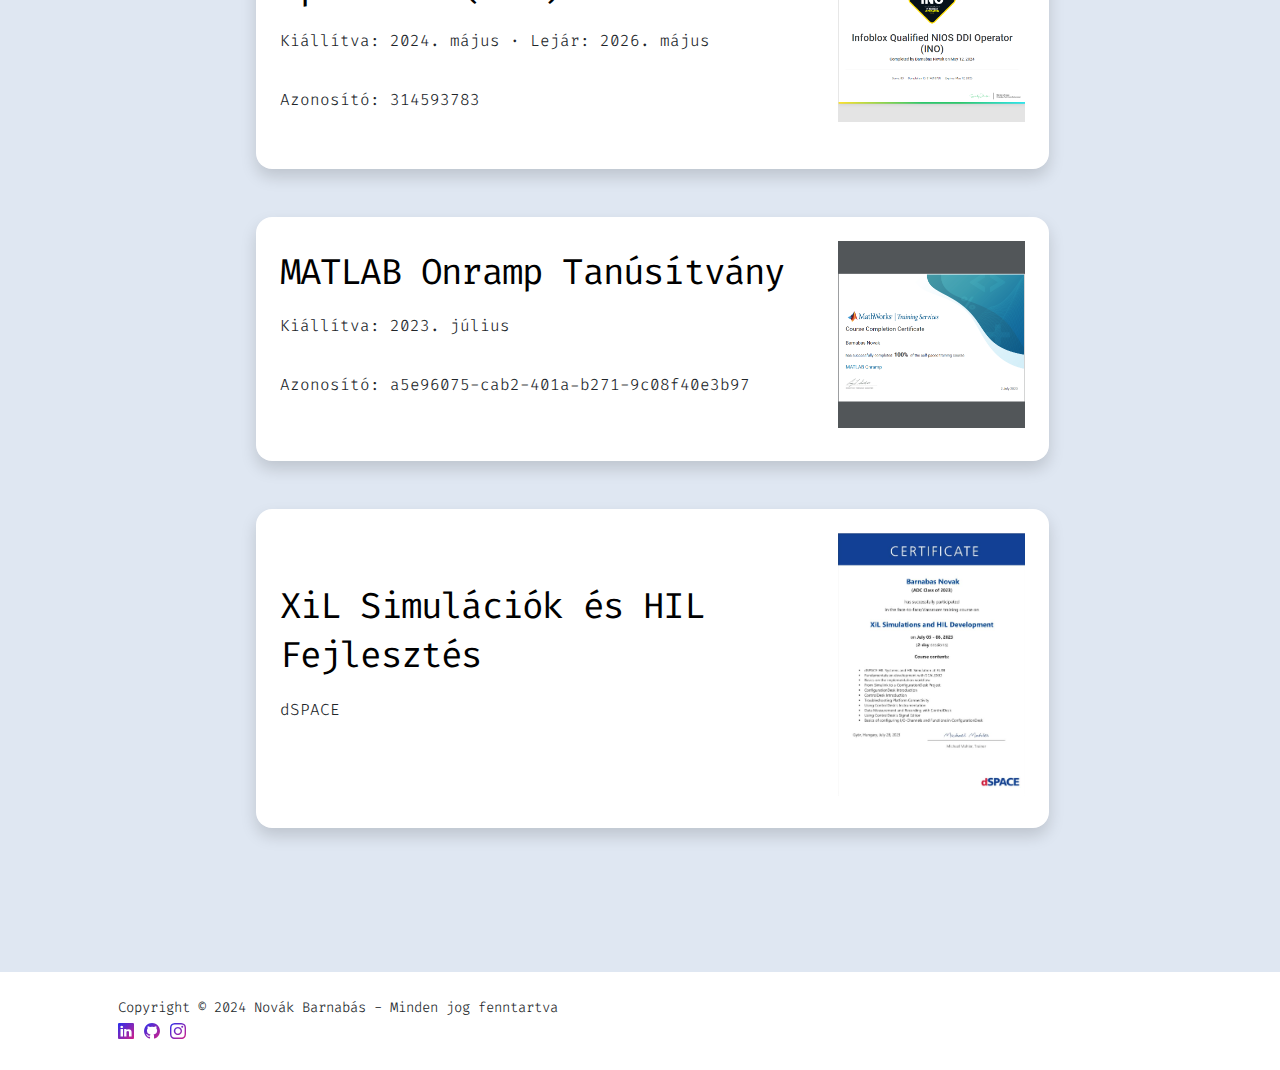
<file: projektek.html>
<!DOCTYPE html>
<html lang="hu">
<head>
    <meta charset="utf-8" />
    <meta name="viewport" content="width=device-width, initial-scale=1, shrink-to-fit=no" />
    <meta name="description" content="Novák Barnabás számítástechnika szakos hallgató Los Angelesben, ingatlanügyi mellékszakkal, és a legfiatalabb magyar, aki teljesítette a New York-i maratont. Továbbá a HYPE hálózat társalapítója és Headstarter Fellow." />
    <meta name="author" content="Novák Barnabás számítástechnika szakos hallgató Los Angelesben, ingatlanügyi mellékszakkal, és a legfiatalabb magyar, aki teljesítette a New York-i maratont. Továbbá a HYPE hálózat társalapítója és Headstarter Fellow." />
    <title>Novák Barnabás</title>
    <!-- Favicon-->
    <link rel="icon" type="assets/BNlogo.jpg" href="assets/BNlogo.jpg" />
    <!-- Custom Google font-->
    <link rel="preconnect" href="https://fonts.googleapis.com" />
    <link rel="preconnect" href="https://fonts.gstatic.com" crossorigin />
    <link rel="stylesheet" href="https://fonts.googleapis.com/css2?family=Fira+Code:wght@400;500;700&display=swap">
    <!-- Bootstrap icons-->
    <link href="https://cdn.jsdelivr.net/npm/bootstrap-icons@1.8.1/font/bootstrap-icons.css" rel="stylesheet" />
    <!-- Core theme CSS (includes Bootstrap)-->
    <link href="css/styles.css" rel="stylesheet" />
    <script async src="https://www.googletagmanager.com/gtag/js?id=G-R13VS95H34"></script>
    <script>
        window.dataLayer = window.dataLayer || [];
        function gtag(){dataLayer.push(arguments);}
        gtag('js', new Date());
        gtag('config', 'G-R13VS95H34');
    </script>
    <style>
    </style>
</head>
<body class="d-flex flex-column h-100" style="background-color: #dfe7f2; font-family: 'Fira Code', monospace;">

    <main class="flex-shrink-0">
        <!-- Navigation-->
        <nav class="navbar navbar-expand-lg navbar-light bg-white py-3">
            <div class="container px-5">
                <a class="navbar-brand" href="index.html"><span class="fw-bolder text-primary">Novák Barnabás</span></a>
                <a class="btn btn-outline-primary ms-3" href="projects.html">En</a>
                <button class="navbar-toggler" type="button" data-bs-toggle="collapse" data-bs-target="#navbarSupportedContent" aria-controls="navbarSupportedContent" aria-expanded="false" aria-label="Navigáció váltása"><span class="navbar-toggler-icon"></span></button>
                <div class="collapse navbar-collapse" id="navbarSupportedContent">
                    <ul class="navbar-nav ms-auto mb-2 mb-lg-0 small fw-bolder">
                        <li class="nav-item"><a class="nav-link" href="kezdolap.html">Kezdőlap</a></li>
                        <li class="nav-item"><a class="nav-link" href="oneletrajz.html">Önéletrajz</a></li>
                        <li class="nav-item"><a class="nav-link" href="projektek.html">Projektjeim</a></li>
                    </ul>
                </div>
            </div>
        </nav>

        <!-- Projects Section-->
        <section class="py-5">
            <div class="container px-5 mb-5">
                <div class="text-center mb-5">
                    <h1 class="display-5 fw-bolder mb-0"><span class="text-gradient d-inline">Projektjeim</span></h1>
                </div>
                <div class="row gx-5 justify-content-center">
                    <div class="col-lg-11 col-xl-9 col-xxl-8">
                        <!-- Certificate Card 1-->
                        <div class="card overflow-hidden shadow rounded-4 border-0 mb-5">
                            <div class="card-body p-4 d-flex align-items-center">
                                <div class="w-75">
                                    <h2 class="fw-bolder">Neumann Konferencia Weboldalak</h2>
                                    <p>Három weboldalt készítettem a Neumann Sorozat számára</p>
                                    <a href="https://www.neumannseries.com" alt="Neumann Konferencia Weboldalak, amelyeket Novák Barnabás tervezett és készített" class="button large wide smooth-scroll-middle">Weboldal</a>
                                </div>
                                <div class="w-25 text-end">
                                    <a href="https://www.linkedin.com/in/barnabas-novak/details/certifications/1721150003702/single-media-viewer/?type=IMAGE&profileId=ACoAADUZEQUBHMLxa14eJ3i9Ij1lW0pQyg5xVu0" class="d-block">
                                        <img class="img-fluid" src="assets/neumannseries.png" alt="Neumann Konferencia Weboldalak, amelyeket Novák Barnabás tervezett és készített" />
                                    </a>
                                </div>
                            </div>
                        </div>
                        <!-- Certificate Card 2-->
                        <div class="card overflow-hidden shadow rounded-4 border-0 mb-5">
                            <div class="card-body p-4 d-flex align-items-center">
                                <div class="w-75">
                                    <h2 class="fw-bolder">Charging Eagles Kutatás</h2>
                                    <p>Előadó és Kommunikációs vezető</p>
                                    <p>A Charging Eagles egy klub a Cal State LA-n, amely részt vesz egy EV versenyen, amit a Stellantis és az Egyesült Államok Energiaügyi Minisztériuma támogat.</p>
                                </div>
                                <div class="w-25 text-end">
                                    <a href="https://www.google.com/url?sa=t&rct=j&q=&esrc=s&source=web&cd=&cad=rja&uact=8&ved=2ahUKEwiB9dWim8GHAxVSle4BHZ3UItYQFnoECBcQAQ&url=https%3A%2F%2Fwww.calstatela.edu%2Fecst%2Fchargingeagles&usg=AOvVaw3h2_gSmbBe16OU7KOy_wuS&opi=89978449" class="d-block">
                                        <img class="img-fluid" src="assets/chargingeagles.png" alt="Novák Barnabás a Charging Eagles versenyen" />
                                    </a>
                                </div>
                            </div>
                        </div>
                    </div>
                </div>
            </div>
        </section>

        <!-- Certificates-->
        <section class="py-5">
            <div class="container px-5 mb-5">
                <div class="text-center mb-5">
                    <h1 class="display-5 fw-bolder mb-0"><span class="text-gradient d-inline">Tanúsítványok</span></h1>
                </div>
                <div class="row gx-5 justify-content-center">
                    <div class="col-lg-11 col-xl-9 col-xxl-8">
                        <!-- Certificate Card 1-->
                        <div class="card overflow-hidden shadow rounded-4 border-0 mb-5">
                            <div class="card-body p-4 d-flex align-items-center">
                                <div class="w-75">
                                    <h2 class="fw-bolder">Mendix Rapid Developer Tanúsítvány</h2>
                                    <p>Kiállítva: 2024. június</p>
                                    <p>Azonosító: 76318</p>
                                </div>
                                <div class="w-25 text-end">
                                    <a href="https://www.linkedin.com/in/barnabas-novak/details/certifications/1721150003702/single-media-viewer/?type=IMAGE&profileId=ACoAADUZEQUBHMLxa14eJ3i9Ij1lW0pQyg5xVu0" class="d-block">
                                        <img class="img-fluid" src="assets/mendix.png" alt="Mendix" />
                                    </a>
                                </div>
                            </div>
                        </div>
                        <!-- Certificate Card 2-->
                        <div class="card overflow-hidden shadow rounded-4 border-0 mb-5">
                            <div class="card-body p-4 d-flex align-items-center">
                                <div class="w-75">
                                    <h2 class="fw-bolder">Infoblox Qualified NIOS DDI Operator (INO)</h2>
                                    <p>Kiállítva: 2024. május · Lejár: 2026. május</p>
                                    <p>Azonosító: 314593783</p>
                                </div>
                                <div class="w-25 text-end">
                                    <a href="https://launchpad.education.infoblox.com/student/award/4HQLdoyxTRwFNfbqyFAbHSQR" class="d-block">
                                        <img class="img-fluid" src="assets/infoblox.png" alt="Infoblox" />
                                    </a>
                                </div>
                            </div>
                        </div>
                        <!-- Certificate Card 3-->
                        <div class="card overflow-hidden shadow rounded-4 border-0 mb-5">
                            <div class="card-body p-4 d-flex align-items-center">
                                <div class="w-75">
                                    <h2 class="fw-bolder">MATLAB Onramp Tanúsítvány</h2>
                                    <p>Kiállítva: 2023. július</p>
                                    <p>Azonosító: a5e96075-cab2-401a-b271-9c08f40e3b97</p>
                                </div>
                                <div class="w-25 text-end">
                                    <a href="https://matlabacademy.mathworks.com/progress/share/certificate.html?id=a5e96075-cab2-401a-b271-9c08f40e3b97&" class="d-block">
                                        <img class="img-fluid" src="assets/matlab.png" alt="MATLAB" />
                                    </a>
                                </div>
                            </div>
                        </div>
                        <!-- Certificate Card 4-->
                        <div class="card overflow-hidden shadow rounded-4 border-0 mb-5">
                            <div class="card-body p-4 d-flex align-items-center">
                                <div class="w-75">
                                    <h2 class="fw-bolder">XiL Simulációk és HIL Fejlesztés</h2>
                                    <p>dSPACE</p>
                                    <p></p>
                                </div>
                                <div class="w-25 text-end">
                                    <a href="https://www.linkedin.com/in/barnabas-novak/details/certifications/1721149866092/single-media-viewer/?type=IMAGE&profileId=ACoAADUZEQUBHMLxa14eJ3i9Ij1lW0pQyg5xVu0" class="d-block">
                                        <img class="img-fluid" src="assets/dspace.png" alt="dSPACE" />
                                    </a>
                                </div>
                            </div>
                        </div>
                    </div>
                </div>  
            </div>
        </section>

        <!-- Footer-->
        <footer class="bg-white py-4 mt-auto">
            <div class="container px-5">
                <div class="row align-items-center justify-content-between flex-column flex-sm-row">
                    <div class="row align-items-center justify-content-between flex-column flex-sm-row">
                        <div class="col-auto"><div class="small m-0">Copyright &copy; 2024 Novák Barnabás - Minden jog fenntartva</div></div>
                    </div>
                </div>
                <a class="text-gradient" href="https://www.linkedin.com/in/barnabas-novak/" alt="Novák Barnabás, Barnabas Novak"><i class="bi bi-linkedin"></i></a>
                <a class="text-gradient" href="https://github.com/BarnabasNovak1" alt="Novák Barnabás, Barnabas Novak"><i class="bi bi-github"></i></a>
                <a class="text-gradient" href="https://www.instagram.com/b.novak11/" alt="Novák Barnabás, Barnabas Novak"><i class="bi bi-instagram"></i></a>
            </div>
        </footer>
        <!-- Bootstrap core JS-->
        <script src="https://cdn.jsdelivr.net/npm/bootstrap@5.2.3/dist/js/bootstrap.bundle.min.js"></script>
        <!-- Core theme JS-->
        <script src="js/scripts.js"></script>
    </body>
</html>
</file>
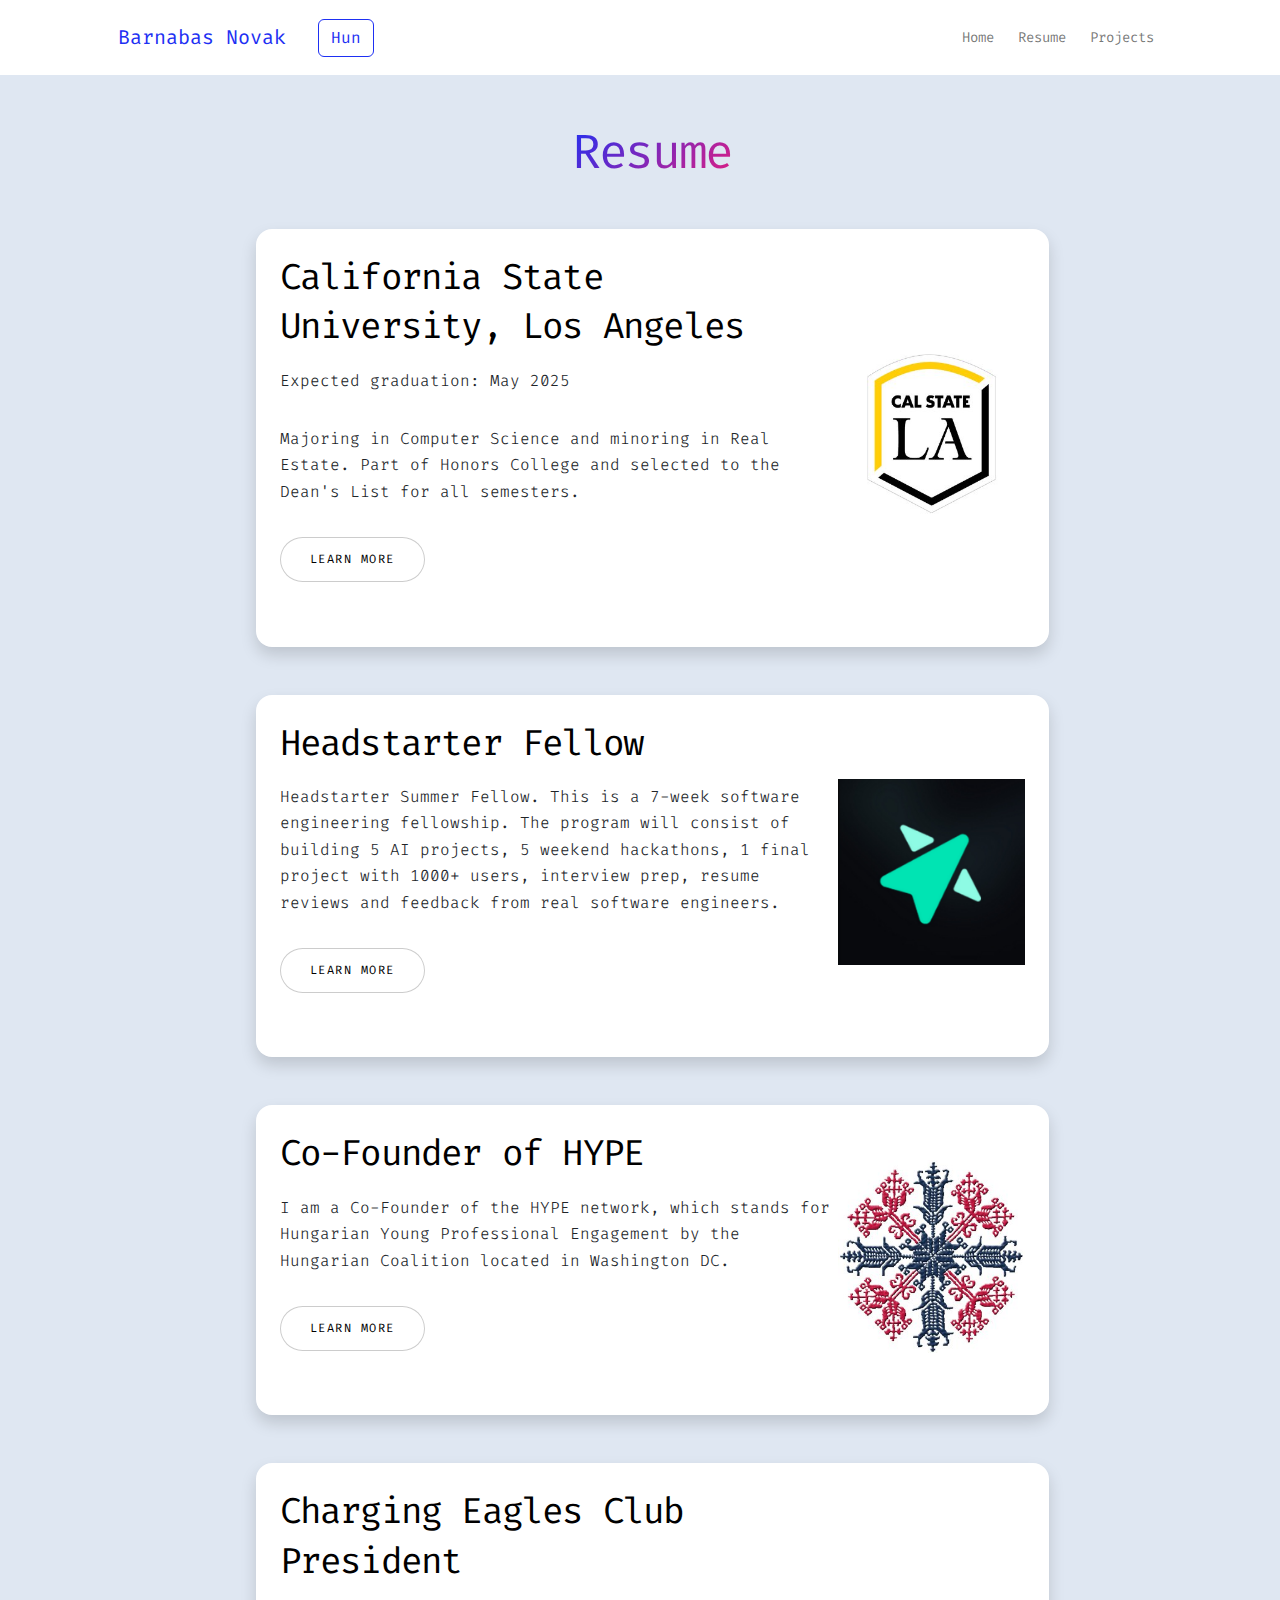
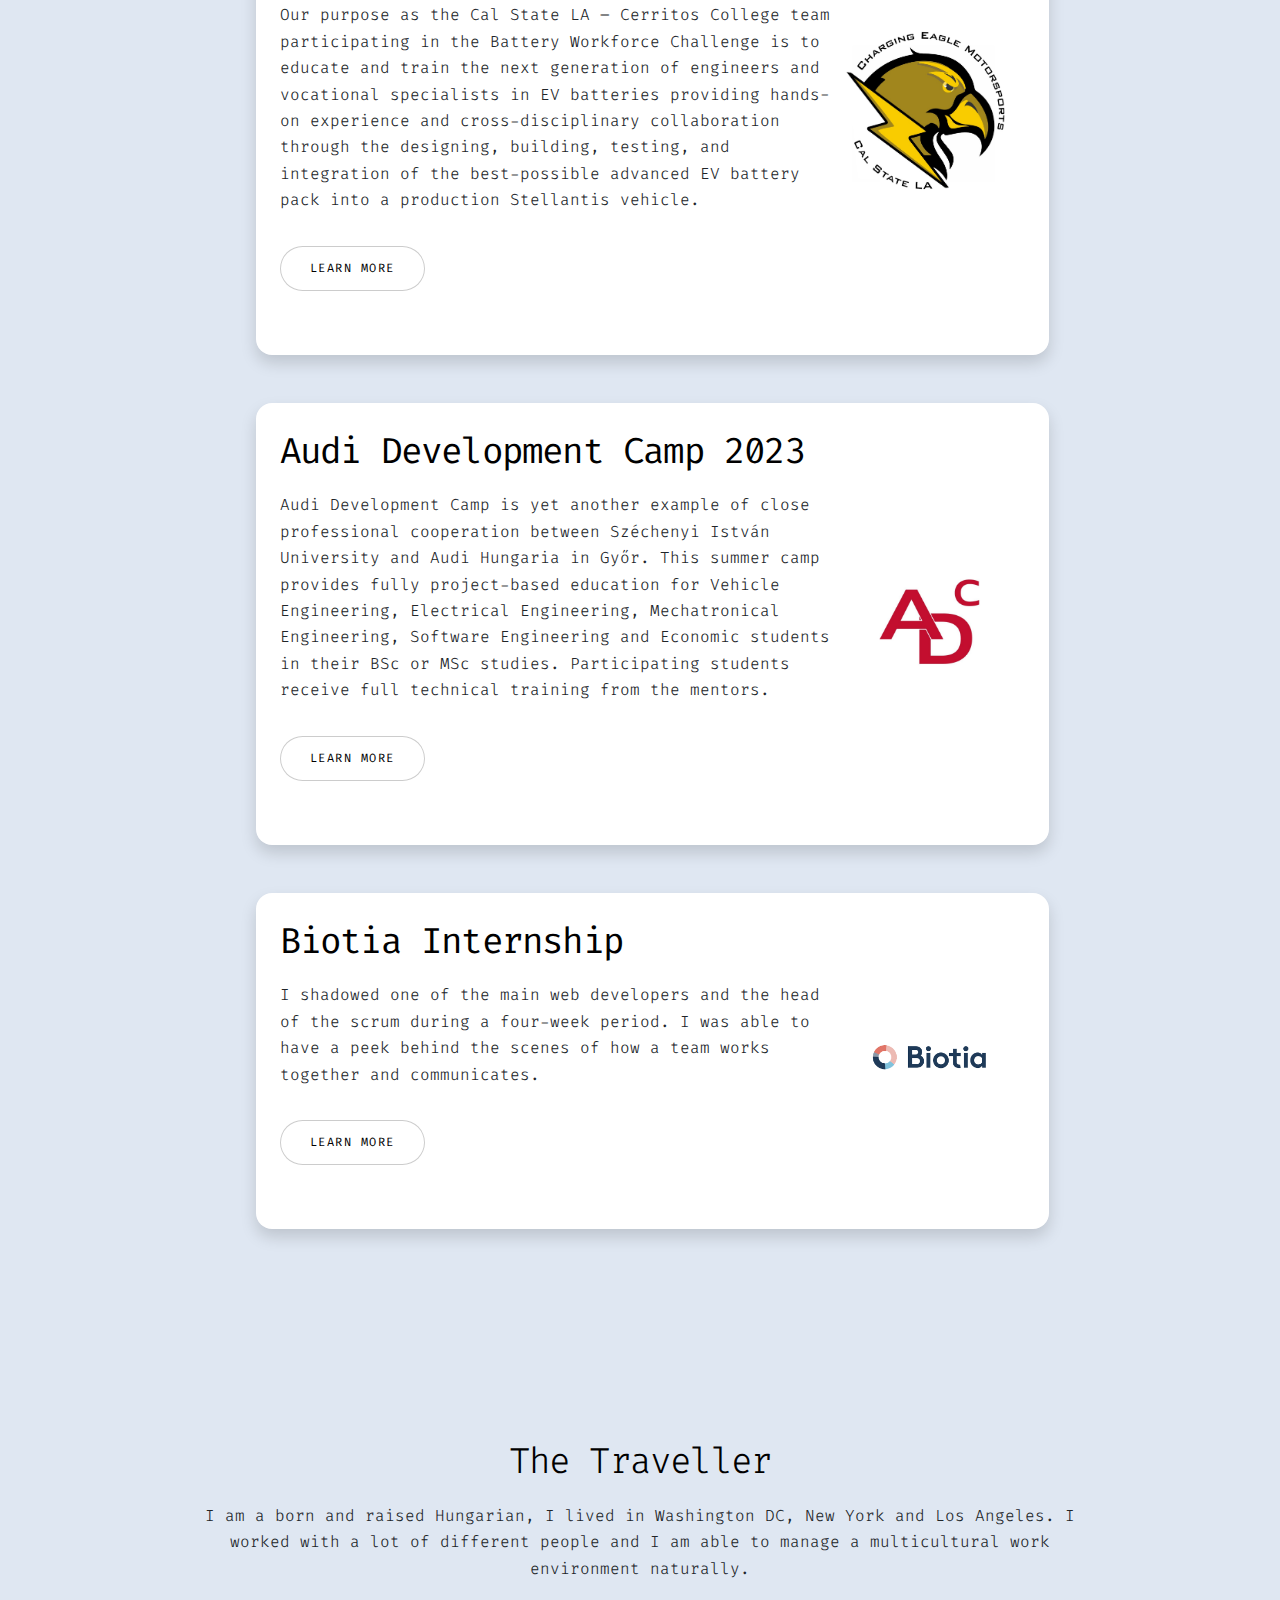
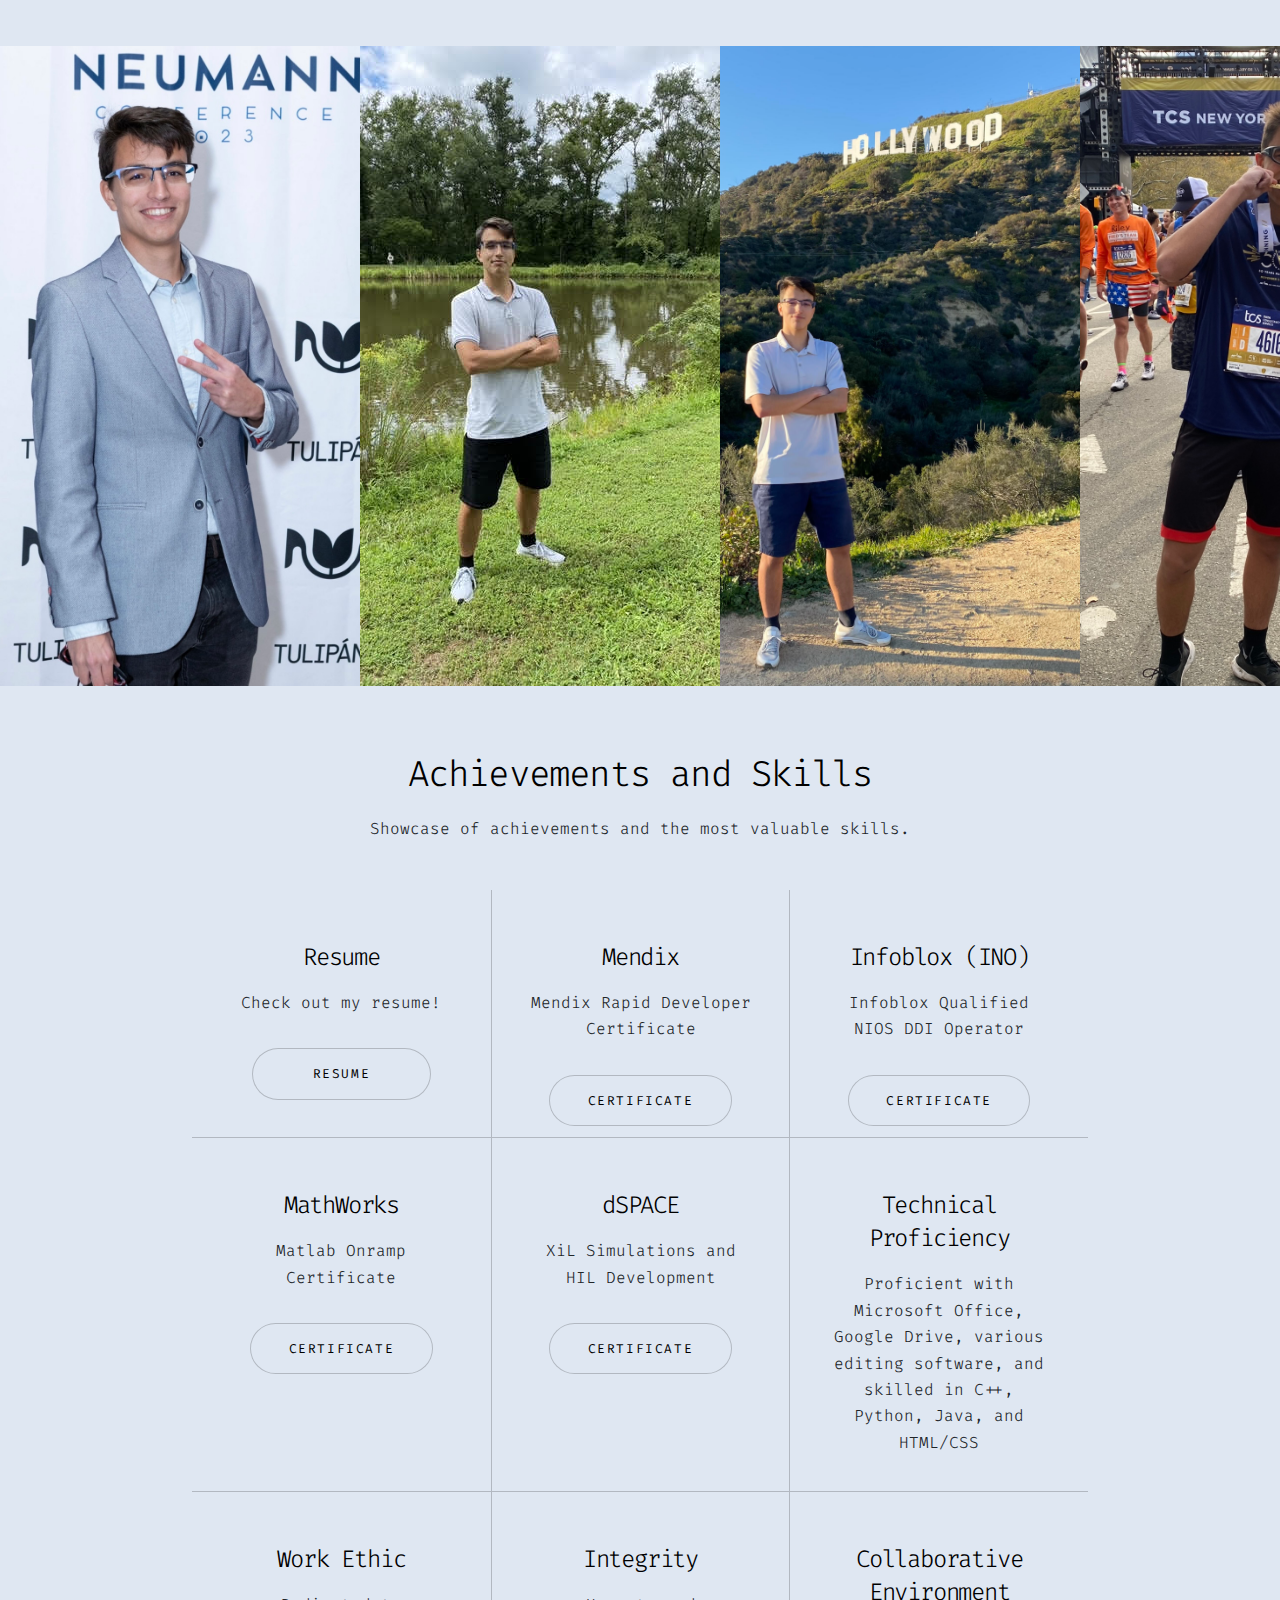
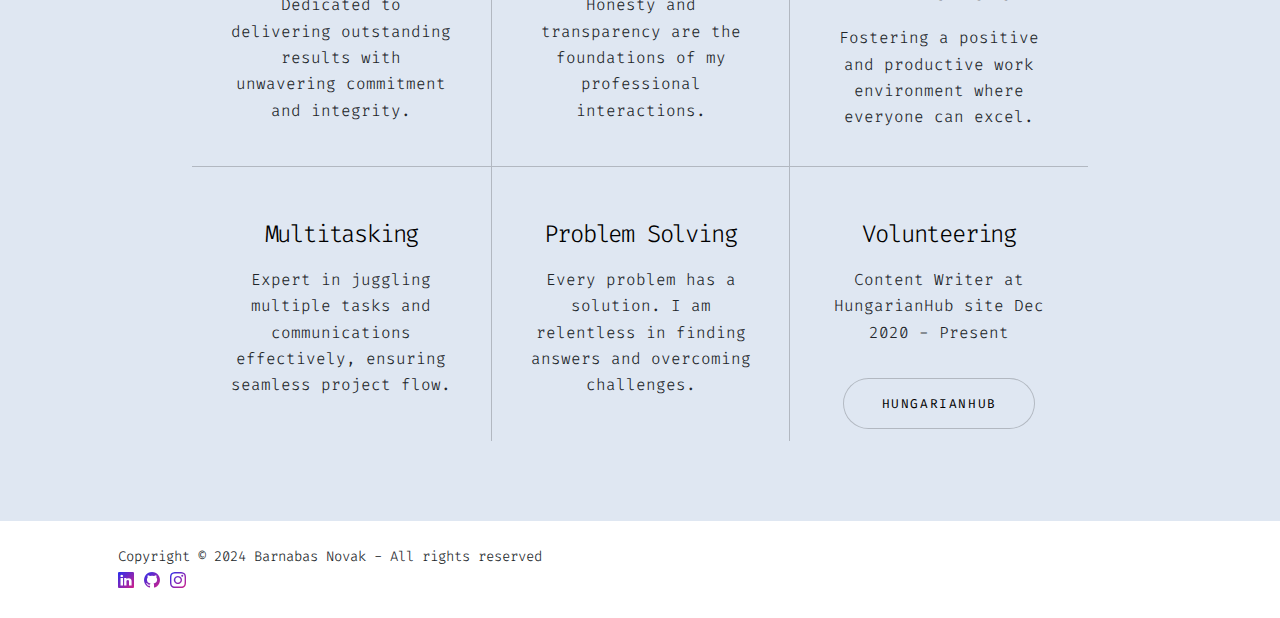
<file: resume.html>
<!DOCTYPE html>
<html lang="en">
<head>
    <meta charset="utf-8" />
    <meta name="viewport" content="width=device-width, initial-scale=1, shrink-to-fit=no" />
    <meta name="description" content="Barnabas Novak is a computer science major in Los Angeles, minoring in real estate, 
    and the youngest Hungarian to complete the New York Marathon. He is also the co-founder of HYPE network and a Headstarter Fellow." />
    <meta name="author" content="Barnabas Novak is a computer science major in Los Angeles, minoring in real estate, 
    and the youngest Hungarian to complete the New York Marathon. He is also the co-founder of HYPE network and a Headstarter Fellow." />
    <title>Barnabas Novak</title>
    <!-- Favicon-->
    <link rel="icon" type="assets/BNlogo.jpg" href="assets/BNlogo.jpg" />
    <!-- Custom Google font-->
    <link rel="preconnect" href="https://fonts.googleapis.com" />
    <link rel="preconnect" href="https://fonts.gstatic.com" crossorigin />
    <link rel="stylesheet" href="https://fonts.googleapis.com/css2?family=Fira+Code:wght@400;500;700&display=swap">
    <!-- Bootstrap icons-->
    <link href="https://cdn.jsdelivr.net/npm/bootstrap-icons@1.8.1/font/bootstrap-icons.css" rel="stylesheet" />
    <!-- Core theme CSS (includes Bootstrap)-->
    <link href="css/styles.css" rel="stylesheet" />
    <script async src="https://www.googletagmanager.com/gtag/js?id=G-R13VS95H34"></script>
    <script>
        window.dataLayer = window.dataLayer || [];
        function gtag(){dataLayer.push(arguments);}
        gtag('js', new Date());
        gtag('config', 'G-R13VS95H34');
    </script>
    <style>
    </style>
</head>
<body class="d-flex flex-column h-100" style="background-color: #dfe7f2; font-family: 'Fira Code', monospace;">

        <main class="flex-shrink-0">
            <!-- Navigation-->
            <nav class="navbar navbar-expand-lg navbar-light bg-white py-3">
                <div class="container px-5">
                    <a class="navbar-brand" href="index.html"><span class="fw-bolder text-primary">Barnabas Novak</span></a>
                    <a class="btn btn-outline-primary ms-3" href="oneletrajz.html">Hun</a>
                    <button class="navbar-toggler" type="button" data-bs-toggle="collapse" data-bs-target="#navbarSupportedContent" aria-controls="navbarSupportedContent" aria-expanded="false" aria-label="Toggle navigation"><span class="navbar-toggler-icon"></span></button>
                    <div class="collapse navbar-collapse" id="navbarSupportedContent">
                        <ul class="navbar-nav ms-auto mb-2 mb-lg-0 small fw-bolder">
                            <li class="nav-item"><a class="nav-link" href="index.html">Home</a></li>
                            <li class="nav-item"><a class="nav-link" href="resume.html">Resume</a></li>
                            <li class="nav-item"><a class="nav-link" href="projects.html">Projects</a></li>
                        </ul>
                    </div>
                </div>
            </nav>

            
            <!-- Page Content-->
            <section class="py-5">
                <div class="container px-5 mb-5">
                <div class="row gx-5 justify-content-center">
                    <div class="text-center mb-5">
                        <h1 class="display-5 fw-bolder mb-0"><span class="text-gradient d-inline">Resume</span></h1>
                    </div>
                   <!-- One -->
                  <div class="col-lg-11 col-xl-9 col-xxl-8 mb-5">
                   <div class="card overflow-hidden shadow rounded-4 border-0">
                    <div class="card-body p-4 d-flex align-items-center">
                        <div class="w-75">
                            <h2 class="fw-bolder">California State University, Los Angeles</h2>
                            <p>Expected graduation: May 2025</p>
                            <p>Majoring in Computer Science and minoring in Real Estate. Part of Honors College 
                                and selected to the Dean's List for all semesters.</p>
                            <ul class="actions stacked">
                                <li><a href="https://www.calstatela.edu" alt="Barnabas Novak is studying at California State University Los Angeles. BARNABASNOVAK" class="button">Learn More</a></li>
                            </ul>
                        </div>
                        <div class="image-container w-25 text-end">
                            <img src="assets/calstatela.jpg" alt="calstatelaBarnabasNovak" class="img-fluid" />
                        </div>
                    </div>
                </div>
            </div>

            <!-- Two -->
            <div class="col-lg-11 col-xl-9 col-xxl-8 mb-5">
                <div class="card overflow-hidden shadow rounded-4 border-0">
                    <div class="card-body p-4 d-flex align-items-center">
                        <div class="w-75">
                            <h2 class="fw-bolder">Headstarter Fellow</h2>
                            <p>Headstarter Summer Fellow. This is a 7-week software engineering fellowship.
                                The program will consist of building 5 AI projects, 5 weekend hackathons, 
                                1 final project with 1000+ users, interview prep, resume reviews and feedback 
                                from real software engineers.</p>
                            <ul class="actions stacked">
                                <li><a href="https://headstarter.co" alt="Barnabas Novak is a Headstarter Fellow, Barnabas Novak is Fellowship, aiBARNABASNOVAK" class="button">Learn More</a></li>
                            </ul>
                        </div>
                        <div class="image-container w-25 text-end">
                            <img src="assets/headstart.jpg" alt="HeadstarterFellowBarnabasNovak" class="img-fluid" />
                        </div>
                    </div>
                </div>
            </div>

            <!-- Three -->
            <div class="col-lg-11 col-xl-9 col-xxl-8 mb-5">
                <div class="card overflow-hidden shadow rounded-4 border-0">
                    <div class="card-body p-4 d-flex align-items-center">
                        <div class="w-75">
                            <h2 class="fw-bolder">Co-Founder of HYPE</h2>
                            <p>I am a Co-Founder of the HYPE network, which stands for Hungarian Young Professional 
                                Engagement by the Hungarian Coalition located in Washington DC.</p>
                            <ul class="actions stacked">
                                <li><a href="https://hacusa.org/hype-network/?fbclid=IwZXh0bgNhZW0CMTAAAR3L185V2AIUO0_0VDsuvKvg7Gk7K-DAeCvrf6xJFDtj-jo92T17vMIxyoM_aem_x6lj1jY0A4V2RnMk5G3x9A" alt="BarnabasNovakCOFounderofHYPE, Barnabas Novak is the Co-Founder of HYPE Network" class="button">Learn More</a></li>
                            </ul>
                        </div>
                        <div class="image-container w-25 text-end">
                            <img src="assets/hypenetwork.jpg" alt="HACUSAHYPEBarnabasNovak" class="img-fluid" />
                        </div>
                    </div>
                </div>
            </div>

            <!-- Four -->
            <div class="col-lg-11 col-xl-9 col-xxl-8 mb-5">
                <div class="card overflow-hidden shadow rounded-4 border-0">
                    <div class="card-body p-4 d-flex align-items-center">
                        <div class="w-75">
                            <h2 class="fw-bolder">Charging Eagles Club President</h2>
                            <p>Our purpose as the Cal State LA – Cerritos College team participating in the 
                                Battery Workforce Challenge is to educate and train the next generation of engineers 
                                and vocational specialists in EV batteries providing hands-on experience and cross-disciplinary 
                                collaboration through the designing, building, testing, and integration of the best-possible 
                                advanced EV battery pack into a production Stellantis vehicle.</p>
                            <ul class="actions stacked">
                                <li><a href="https://www.calstatela.edu/ecst/chargingeagles" alt="Barnabas Novak is the President of Charging Eagles, a club at Cal State LA sponsored by Stellantis and the US Department of Energy" class="button">Learn More</a></li>
                            </ul>
                        </div>
                        <div class="image-container w-25 text-end">
                            <img src="assets/chargingeagles.png" alt="chargingeaglesPresidentBarnabasNovak" class="img-fluid" />
                        </div>
                    </div>
                </div>
            </div>

            <!-- Five -->
            <div class="col-lg-11 col-xl-9 col-xxl-8 mb-5">
                <div class="card overflow-hidden shadow rounded-4 border-0">
                    <div class="card-body p-4 d-flex align-items-center">
                        <div class="w-75">
                            <h2 class="fw-bolder">Audi Development Camp 2023</h2>
                            <p>Audi Development Camp is yet another example of close professional cooperation 
                                between Széchenyi István University and Audi Hungaria in Győr.
                                This summer camp provides fully project-based education for Vehicle Engineering, 
                                Electrical Engineering, Mechatronical Engineering, Software Engineering and Economic 
                                students in their BSc or MSc studies.
                                Participating students receive full technical training from the mentors.</p>
                            <ul class="actions stacked">
                                <li><a href="https://www.facebook.com/audidevelopmentcamp/" alt="Barnabas Novak is participating at Audi Development Camp, barnabasnovak internship" class="button">Learn More</a></li>
                            </ul>
                        </div>
                        <div class="image-container w-25 text-end">
                            <img src="assets/ADC.jpg" alt="AudiDevelopmentCampBarnabasNovak" class="img-fluid" />
                        </div>
                    </div>
                </div>
            </div>

            <!-- Six -->
            <div class="col-lg-11 col-xl-9 col-xxl-8 mb-5">
                <div class="card overflow-hidden shadow rounded-4 border-0">
                    <div class="card-body p-4 d-flex align-items-center">
                        <div class="w-75">
                            <h2 class="fw-bolder">Biotia Internship</h2>
                            <p>I shadowed one of the main web developers and the head of the scrum during a four-week period.
                                I was able to have a peek behind the scenes of how a team works together and communicates.
                            </p>
                            <ul class="actions stacked">
                                <li><a href="https://www.biotia.io" alt="Barnabas Novak is doing internship at Biotia, BiotiaInternshipBarnabasNovak" class="button">Learn More</a></li>
                            </ul>
                        </div>
                        <div class="image-container w-25 text-end">
                            <img src="assets/biotia.png" alt="BiotiaInternshipBarnabasNovak" class="img-fluid" />
                        </div>
                    </div>
                
            </section>
</style>

                <!-- 7 -->
                    <section class="wrapper style1 align-center">
                        <div class="inner">
                            <h2>The Traveller</h2>
                            <p>I am a born and raised Hungarian, I lived in Washington DC, New York and Los Angeles. I worked with a lot of different people
                                and I am able to manage a multicultural work environment naturally.
                            </p>
                        </div>
						
		
				<!-- Gallery -->
<div class="gallery style2 medium lightbox onscroll-fade-in" style="display: flex; overflow-x: auto; white-space: nowrap;">
    <article>
        <a href="https://www.neumannseries.com" class="image">
            <img src="assets/Neumann.jpg" alt="Barnabas Novak participating and creating the websites for the Neumann Conference 2023" />
        </a>
        <div class="caption">
            <h3>Neumann Conference New York 2023</h3>
            <p>Showcased my expertise by designing the complete website series for the prestigious Neumann Conference held in New York.</p>
            <ul class="actions fixed">
                <li><span class="button small">Details</span></li>
            </ul>
        </div>
    </article>
    <article>
        <a href="https://www.neumannseries.com" class="image">
            <img src="assets/princeton.jpg" alt="Barnabas Novak at the Neumann Conference at Princeton" />
        </a>
        <div class="caption">
            <h3>Tour Preparations at Princeton</h3>
            <p>Played a key role in orchestrating the tour for the Neumann Conference at the renowned Institute for Advanced Study, Princeton.</p>
            <ul class="actions fixed">
                <li><span class="button small">Details</span></li>
            </ul>
        </div>
    </article>
    <article>
        <a href="https://www.calstatela.edu" class="image">
            <img src="assets/los angeles.jpg" alt="Barnabas Novak in Los Angeles, BNOVAK in LA." />
        </a>
        <div class="caption">
            <h3>Relocation to Los Angeles</h3>
            <p>Transitioned from NYC to LA for college, embracing new opportunities, challenges, and building a vibrant network.</p>
            <ul class="actions fixed">
                <li><span class="button small">Details</span></li>
            </ul>
        </div>
    </article>
    <article>
        <a href="https://results.nyrr.org/event/M2021/result/4616" class="image">
            <img src="assets/nycmarathon.jpg" alt="Barnabas Novak NYC Marathon, youngest Hungarian ever to complete the New York Marathon is Novák Barnabás" />
        </a>
        <div class="caption">
            <h3>2021 NYC Marathon Achievement</h3>
            <p>Achieved a remarkable feat as the youngest Hungarian to complete the New York Marathon, finishing with a time of 3:40:49.</p>
            <ul class="actions fixed">
                <li><span class="button small">Details</span></li>
            </ul>
        </div>
    </article>
    <article>
        <a href="https://www.bigbearmountainresort.com/ski-and-snowboard/lift-tickets" class="image">
            <img src="assets/Budapest.jpg" alt="Novák Barnabás in Budapest, Magyarorszagon" />
        </a>
        <div class="caption">
            <h3>Exploring Budapest</h3>
            <p>Embraced the rich culture of Budapest – a city that I hold dear, and one that will captivate you with its charm.</p>
            <ul class="actions fixed">
                <li><span class="button small">Details</span></li>
            </ul>
        </div>
    </article>
    <article>
        <a href="https://www.bigbearmountainresort.com/ski-and-snowboard/lift-tickets" class="image">
            <img src="assets/skying.jpg" alt="Barnabas Novak Skiing in the mountains, Novák Barnabás" />
        </a>
        <div class="caption">
            <h3>Skiing Adventure</h3>
            <p>Embarked on an exhilarating skiing adventure at Big Bear with friends in 2022, embracing new challenges and unforgettable experiences.</p>
            <ul class="actions fixed">
                <li><span class="button small">Details</span></li>
            </ul>
        </div>
    </article>
    <article>
        <a href="https://www.frontiersofsciences.com" class="image">
            <img src="assets/rockyphilly.jpg" alt="Barnabas Novak in Philadelphia, Novák Barnabás is Rocky" />
        </a>
        <div class="caption">
            <h3>Philadelphia Highlights</h3>
            <p>Captivated by the spirit of Philadelphia with a nod to the iconic Rocky – a quintessential experience for any visitor.</p>
            <ul class="actions fixed">
                <li><span class="button small">Details</span></li>
            </ul>
        </div>
    </article>
    <article>
        <a href="https://mobile.puma.com/us/en/puma/nyc" class="image">
            <img src="assets/f1.jpg" alt="Barnabas Novak F1 Simulator, Novák Barnabás is Max Verstappen" />
        </a>
        <div class="caption">
            <h3>F1 Simulator Experience</h3>
            <p>As an avid sports fan, I had an unforgettable experience trying the F1 Simulator at the Puma Store in New York.</p>
            <ul class="actions fixed">
                <li><span class="button small">Details</span></li>
            </ul>
        </div>
    </article>
    <article>
        <a href="https://www.fiteq.org/world-ranking/player/13461/overview" class="image">
            <img src="assets/teqball.jpg" alt="Barnabas Novak Teqball, Novák Barnabás teqballozik" />
        </a>
        <div class="caption">
            <h3>Teqball Passion</h3>
            <p>As a player of the Hungarian innovation Teqball, I proudly achieved a top world ranking of 154th place in Men’s Doubles.</p>
            <ul class="actions fixed">
                <li><span class="button small">Details</span></li>
            </ul>
        </div>
    </article>
</div>

<script>
    document.addEventListener('DOMContentLoaded', function() {
        const gallery = document.querySelector('.gallery.style2.medium.lightbox.onscroll-fade-in');
        const scrollSpeed = 10; // Adjust scroll speed as needed
        const scrollThreshold = 50; // Threshold in pixels from the edge
    
        let animationFrameId;
        let isScrolling = false;
        let scrollDirection = 0;
    
        function smoothScroll() {
            if (isScrolling) {
                gallery.scrollLeft += scrollDirection * scrollSpeed;
                animationFrameId = requestAnimationFrame(smoothScroll);
            }
        }
    
        document.addEventListener('mousemove', function(e) {
            const windowWidth = window.innerWidth;
            const mouseX = e.clientX;
    
            if (mouseX < scrollThreshold) {
                scrollDirection = -1; // Scroll left
                if (!isScrolling) {
                    isScrolling = true;
                    smoothScroll();
                }
            } else if (mouseX > windowWidth - scrollThreshold) {
                scrollDirection = 1; // Scroll right
                if (!isScrolling) {
                    isScrolling = true;
                    smoothScroll();
                }
            } else {
                isScrolling = false;
                cancelAnimationFrame(animationFrameId);
            }
        });
    
        // Ensure scrolling stops when the mouse leaves the window
        document.addEventListener('mouseleave', function() {
            isScrolling = false;
            cancelAnimationFrame(animationFrameId);
        });
    });
    </script>
                        
</div>

                    </section>

					<section class="wrapper style1 align-center">
						<div class="inner">
							<h2>Achievements and Skills</h2>
							<p>Showcase of achievements and the most valuable skills.</p>
							<div class="items style1 medium onscroll-fade-in">
								<section>
									<span class="icon style2 major fa-gem"></span>
									<h3>Resume</h3>
									<p>Check out my resume!</p>
									<a href="docs/Resume.pdf" alt="Novák Barnabás, Barnabas Novak" class="button large wide smooth-scroll-middle">Resume</a>
								</section>
								<section>
									<span class="icon style2 major fa-paper-plane"></span>
									<h3>Mendix</h3>
									<p>Mendix Rapid Developer Certificate</p>
									<a href="docs/MendixRapidDeveloper-76318.pdf" alt="Novák Barnabás, Barnabas Novak" class="button large wide smooth-scroll-middle">Certificate</a>
								</section>
																<section>
									<span class="icon solid style2 major fa-bolt"></span>
									<h3>Infoblox (INO)</h3>
									<p>Infoblox Qualified NIOS DDI Operator</p>
									<a href="https://launchpad.education.infoblox.com/student/award/4HQLdoyxTRwFNfbqyFAbHSQR" alt="Novák Barnabás, Barnabas Novak,barnabasnovak,BARNABAS NOVAK, Mendix Mendix Certificate" class="button large wide smooth-scroll-middle">Certificate</a>
								</section>
																<section>
									<span class="icon solid style2 major fa-envelope"></span>
									<h3>MathWorks</h3>
									<p>Matlab Onramp Certificate</p>
									<a href="https://matlabacademy.mathworks.com/progress/share/certificate.html?id=a5e96075-cab2-401a-b271-9c08f40e3b97&" alt="Novák Barnabás Barnabas Novakbarnabasnovak,BARNABAS NOVAK" class="button large wide smooth-scroll-middle">Certificate</a>
								</section>
								<section>
									<span class="icon solid style2 major fa-wifi"></span>
									<h3>dSPACE</h3>
									<p>XiL Simulations and HIL Development</p>
									<a href="docs/dspace.png" alt="Novák Barnabás, Barnabas Novak,barnabasnovak,BARNABAS NOVAK" class="button large wide smooth-scroll-middle">Certificate</a>
								</section>
								<section>
									<span class="icon solid style2 major fa-desktop"></span>
									<h3>Technical Proficiency</h3>
									<p>Proficient with Microsoft Office, Google Drive, various editing software, and skilled in C++, Python, Java, and HTML/CSS</p>
								</section>
																<section>
									<span class="icon solid style2 major fa-cog"></span>
									<h3>Work Ethic</h3>
									<p>Dedicated to delivering outstanding results with unwavering commitment and integrity.</p>
								</section>
								<section>
									<span class="icon solid style2 major fa-sync-alt"></span>
									<h3>Integrity</h3>
									<p>Honesty and transparency are the foundations of my professional interactions.</p>
								</section>
								<section>
									<span class="icon solid style2 major fa-leaf"></span>
									<h3>Collaborative Environment</h3>
									<p>Fostering a positive and productive work environment where everyone can excel.</p>
								</section>
								<section>
									<span class="icon solid style2 major fa-hashtag"></span>
									<h3>Multitasking</h3>
									<p>Expert in juggling multiple tasks and communications effectively, ensuring seamless project flow.</p>
								</section>
								<section>
									<span class="icon solid style2 major fa-save"></span>
									<h3>Problem Solving</h3>
									<p>Every problem has a solution. I am relentless in finding answers and overcoming challenges.</p>
								</section>
								<section>
									<span class="icon solid style2 major fa-chart-bar"></span>
									<h3>Volunteering</h3>
									<p>Content Writer at HungarianHub site Dec 2020 - Present </p>
									<a href="https://hungarianhub.com" alt="Novák Barnabás, Barnabas Novak,barnabasnovak,BARNABAS NOVAK, HungarianHub" class="button large wide smooth-scroll-middle">HungarianHub</a>
									</section>
							</div>
						</div>
					</section>


					
   <!-- Footer-->
   <footer class="bg-white py-4 mt-auto">
    <div class="container px-5">
        <div class="row align-items-center justify-content-between flex-column flex-sm-row">
            <div class="row align-items-center justify-content-between flex-column flex-sm-row">
                <div class="col-auto"><div class="small m-0">Copyright &copy; 2024 Barnabas Novak - All rights reserved</div></div>
            </div>
        </div>
        <a class="text-gradient" href="https://www.linkedin.com/in/barnabas-novak/"alt="Novák Barnabás, Barnabas Novak"><i class="bi bi-linkedin"></i></a>
                            <a class="text-gradient" href="https://github.com/BarnabasNovak1" alt="Novák Barnabás, Barnabas Novak"><i class="bi bi-github"></i></a>
                            <a class="text-gradient" href="https://www.instagram.com/b.novak11/" alt="Novák Barnabás, Barnabas Novak"><i class="bi bi-instagram"></i></a>
    </div>
    
</footer>
<!-- Bootstrap core JS-->
<script src="https://cdn.jsdelivr.net/npm/bootstrap@5.2.3/dist/js/bootstrap.bundle.min.js"></script>
<!-- Core theme JS-->
<script src="js/scripts.js"></script>
</body>
</html>
</file>
